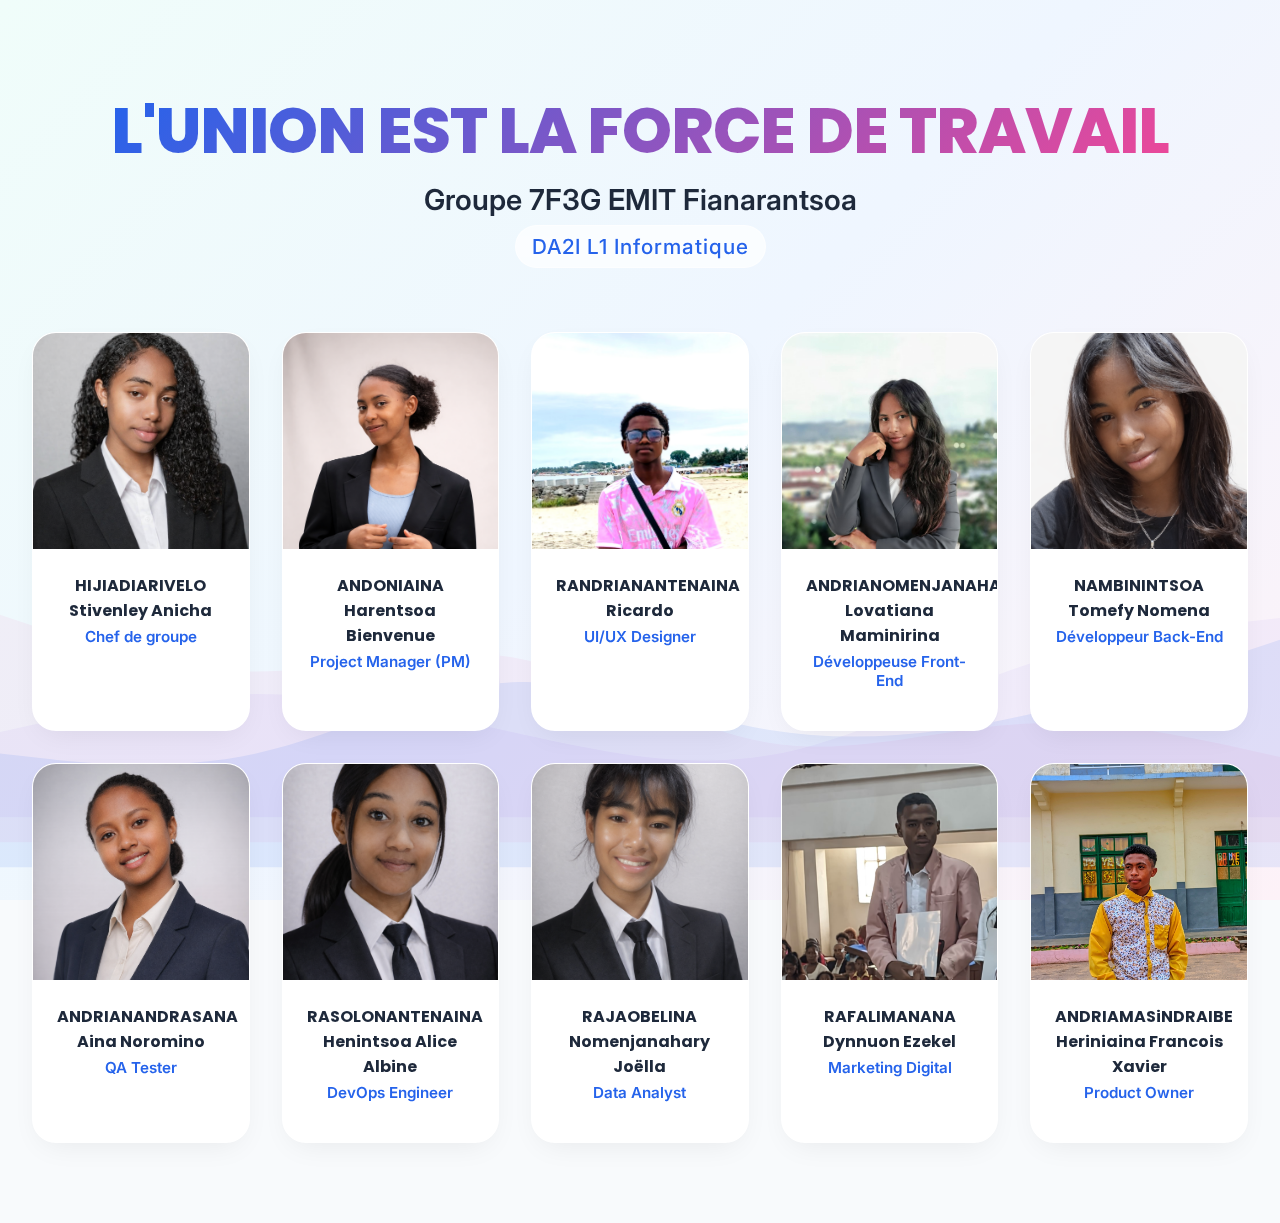
<file: index.html>
<!DOCTYPE html>
<html lang="fr">
<head>
    <meta charset="UTF-8">
    <meta name="viewport" content="width=device-width, initial-scale=1.0">
    <link rel="stylesheet" href="style.css">
    <title>L'union est la force de travail | Groupe 7F3G</title>
    <link href="https://fonts.googleapis.com/css2?family=Inter:wght@400;500;600&family=Poppins:wght@700;800&display=swap" rel="stylesheet">
 
</head>
<body>

    <div class="waves-container">
        <div class="wave blue-dark wave-top"></div>
        <div class="wave pink wave-top"></div>
        <div class="wave wave-top"></div>
        
        <div class="wave blue-dark"></div>
        <div class="wave pink"></div>
        <div class="wave"></div>
    </div>

    <header>
        <h1>L'union est la force de travail</h1>
        <div class="subtitle">Groupe 7F3G EMIT Fianarantsoa</div>
        <div class="sub-subtitle">DA2I L1 Informatique</div>
    </header>

    <main class="container">
        <div class="team-grid">
            
            <article class="card">
                <div class="card-image-wrapper">
                    <img src="Anicha/sary.png" alt="Membre 1" class="card-img">
                </div>
                <div class="card-content">
                    <h2 class="card-name">HIJIADIARIVELO Stivenley Anicha</h2>
                    <span class="card-role">Chef de groupe</span>
                    <div class="card-hidden-details">
                        <a href="Anicha/page.html" class="btn-portfolio">
                            Voir le portfolio 
                            <svg xmlns="http://www.w3.org/2000/svg" width="16" height="16" viewBox="0 0 24 24" fill="none" stroke="currentColor" stroke-width="2" stroke-linecap="round" stroke-linejoin="round" class="btn-icon"><line x1="5" y1="12" x2="19" y1="12"></line><polyline points="12 5 19 12 12 19"></polyline></svg>
                        </a>
                    </div>
                </div>
            </article>

            <article class="card">
                <div class="card-image-wrapper">
                    <img src="aina/sary.png" alt="Membre 2" class="card-img">
                </div>
                <div class="card-content">
                    <h2 class="card-name">ANDONIAINA Harentsoa Bienvenue</h2>
                    <span class="card-role">Project Manager (PM)</span>
                    <div class="card-hidden-details">
                       
                        <a href="aina/aina.html" class="btn-portfolio">
                            Voir le portfolio <svg xmlns="http://www.w3.org/2000/svg" width="16" height="16" viewBox="0 0 24 24" fill="none" stroke="currentColor" stroke-width="2" stroke-linecap="round" stroke-linejoin="round" class="btn-icon"><line x1="5" y1="12" x2="19" y1="12"></line><polyline points="12 5 19 12 12 19"></polyline></svg>
                        </a>
                    </div>
                </div>
            </article>

            <article class="card">
                <div class="card-image-wrapper">
                    <img src="ricardo/image/profil.jpg" alt="Membre 3" class="card-img">
                </div>
                <div class="card-content">
                    <h2 class="card-name">RANDRIANANTENAINA Ricardo</h2>
                    <span class="card-role">UI/UX Designer</span>
                    <div class="card-hidden-details">
                     
                        <a href="ricardo/accueil.html" class="btn-portfolio">
                            Voir le portfolio <svg xmlns="http://www.w3.org/2000/svg" width="16" height="16" viewBox="0 0 24 24" fill="none" stroke="currentColor" stroke-width="2" stroke-linecap="round" stroke-linejoin="round" class="btn-icon"><line x1="5" y1="12" x2="19" y1="12"></line><polyline points="12 5 19 12 12 19"></polyline></svg>
                        </a>
                    </div>
                </div>
            </article>

            <article class="card">
                <div class="card-image-wrapper">
                    <img src="Groupe Fly/asserts/image/Lovatiana .jpg" alt="Membre 4" class="card-img">
                </div>
                <div class="card-content">
                    <h2 class="card-name">ANDRIANOMENJANAHARY Lovatiana Maminirina</h2>
                    <span class="card-role">Développeuse Front-End</span>
                    <div class="card-hidden-details">
                      
                        <a href="Lovatiana/home.html" class="btn-portfolio">
                            Voir le portfolio <svg xmlns="http://www.w3.org/2000/svg" width="16" height="16" viewBox="0 0 24 24" fill="none" stroke="currentColor" stroke-width="2" stroke-linecap="round" stroke-linejoin="round" class="btn-icon"><line x1="5" y1="12" x2="19" y1="12"></line><polyline points="12 5 19 12 12 19"></polyline></svg>
                        </a>
                    </div>
                </div>
            </article>

             <article class="card">
                <div class="card-image-wrapper">
                    <img src="tomefy/sary.png" alt="Membre 5" class="card-img">
                </div>
                <div class="card-content">
                    <h2 class="card-name">NAMBININTSOA Tomefy Nomena</h2>
                    <span class="card-role">Développeur Back-End</span>
                    <div class="card-hidden-details">
                      
                        <a href="tomefy/projet tomefy.html" class="btn-portfolio">
                            Voir le portfolio <svg xmlns="http://www.w3.org/2000/svg" width="16" height="16" viewBox="0 0 24 24" fill="none" stroke="currentColor" stroke-width="2" stroke-linecap="round" stroke-linejoin="round" class="btn-icon"><line x1="5" y1="12" x2="19" y1="12"></line><polyline points="12 5 19 12 12 19"></polyline></svg>
                        </a>
                    </div>
                </div>
            </article>

            <article class="card">
                <div class="card-image-wrapper">
                    <img src="Groupe Fly/asserts/image/Noromino.png" class="card-img">
                </div>
                <div class="card-content">
                    <h2 class="card-name">ANDRIANANDRASANA Aina Noromino</h2>
                    <span class="card-role">QA Tester</span>
                    <div class="card-hidden-details">
                        
                        <a href="Noromino/index.html" class="btn-portfolio">Voir le portfolio <svg xmlns="http://www.w3.org/2000/svg" width="16" height="16" viewBox="0 0 24 24" fill="none" stroke="currentColor" stroke-width="2" stroke-linecap="round" stroke-linejoin="round" class="btn-icon"><line x1="5" y1="12" x2="19" y1="12"></line><polyline points="12 5 19 12 12 19"></polyline></svg></a>
                    </div>
                </div>
            </article>

            <article class="card">
                <div class="card-image-wrapper">
                    <img src="Groupe Fly/asserts/image/Albine.png" class="card-img">
                </div>
                <div class="card-content">
                    <h2 class="card-name">RASOLONANTENAINA Henintsoa Alice Albine</h2>
                    <span class="card-role">DevOps Engineer</span>
                    <div class="card-hidden-details">
                        
                        <a href="Albine/projet.html" class="btn-portfolio">Voir le portfolio <svg xmlns="http://www.w3.org/2000/svg" width="16" height="16" viewBox="0 0 24 24" fill="none" stroke="currentColor" stroke-width="2" stroke-linecap="round" stroke-linejoin="round" class="btn-icon"><line x1="5" y1="12" x2="19" y1="12"></line><polyline points="12 5 19 12 12 19"></polyline></svg></a>
                    </div>
                </div>
            </article>

            <article class="card">
                <div class="card-image-wrapper">
                    <img src="Groupe Fly/asserts/image/Joella.png" class="card-img">
                </div>
                <div class="card-content">
                    <h2 class="card-name">RAJAOBELINA Nomenjanahary Joëlla</h2>
                    <span class="card-role">Data Analyst</span>
                    <div class="card-hidden-details">
                      
                        <a href="JoellaHTML/CurriculumVitae.html" class="btn-portfolio">Voir le portfolio <svg xmlns="http://www.w3.org/2000/svg" width="16" height="16" viewBox="0 0 24 24" fill="none" stroke="currentColor" stroke-width="2" stroke-linecap="round" stroke-linejoin="round" class="btn-icon"><line x1="5" y1="12" x2="19" y1="12"></line><polyline points="12 5 19 12 12 19"></polyline></svg></a>
                    </div>
                </div>
            </article>

            <article class="card">
                <div class="card-image-wrapper">
                    <img src="Groupe Fly/asserts/image/Ezekela.png" class="card-img">
                </div>
                <div class="card-content">
                    <h2 class="card-name">RAFALIMANANA Dynnuon Ezekel</h2>
                    <span class="card-role">Marketing Digital</span>
                    <div class="card-hidden-details">
                       
                        <a href="ezekel/dynnuon.html" class="btn-portfolio">Voir le portfolio <svg xmlns="http://www.w3.org/2000/svg" width="16" height="16" viewBox="0 0 24 24" fill="none" stroke="currentColor" stroke-width="2" stroke-linecap="round" stroke-linejoin="round" class="btn-icon"><line x1="5" y1="12" x2="19" y1="12"></line><polyline points="12 5 19 12 12 19"></polyline></svg></a>
                    </div>
                </div>
            </article>

            <article class="card">
                <div class="card-image-wrapper">
                    <img src="Groupe Fly/asserts/image/Xavier.jpg" class="card-img">
                </div>
                <div class="card-content">
                    <h2 class="card-name">ANDRIAMASiNDRAIBE Heriniaina Francois Xavier</h2>
                    <span class="card-role">Product Owner</span>
                    <div class="card-hidden-details">
                       
                        <a href="xavier/projet.htm" class="btn-portfolio">Voir le portfolio <svg xmlns="http://www.w3.org/2000/svg" width="16" height="16" viewBox="0 0 24 24" fill="none" stroke="currentColor" stroke-width="2" stroke-linecap="round" stroke-linejoin="round" class="btn-icon"><line x1="5" y1="12" x2="19" y1="12"></line><polyline points="12 5 19 12 12 19"></polyline></svg></a>
                    </div>
                </div>
            </article>

        </div>
    </main>

</body>
</html>
</file>
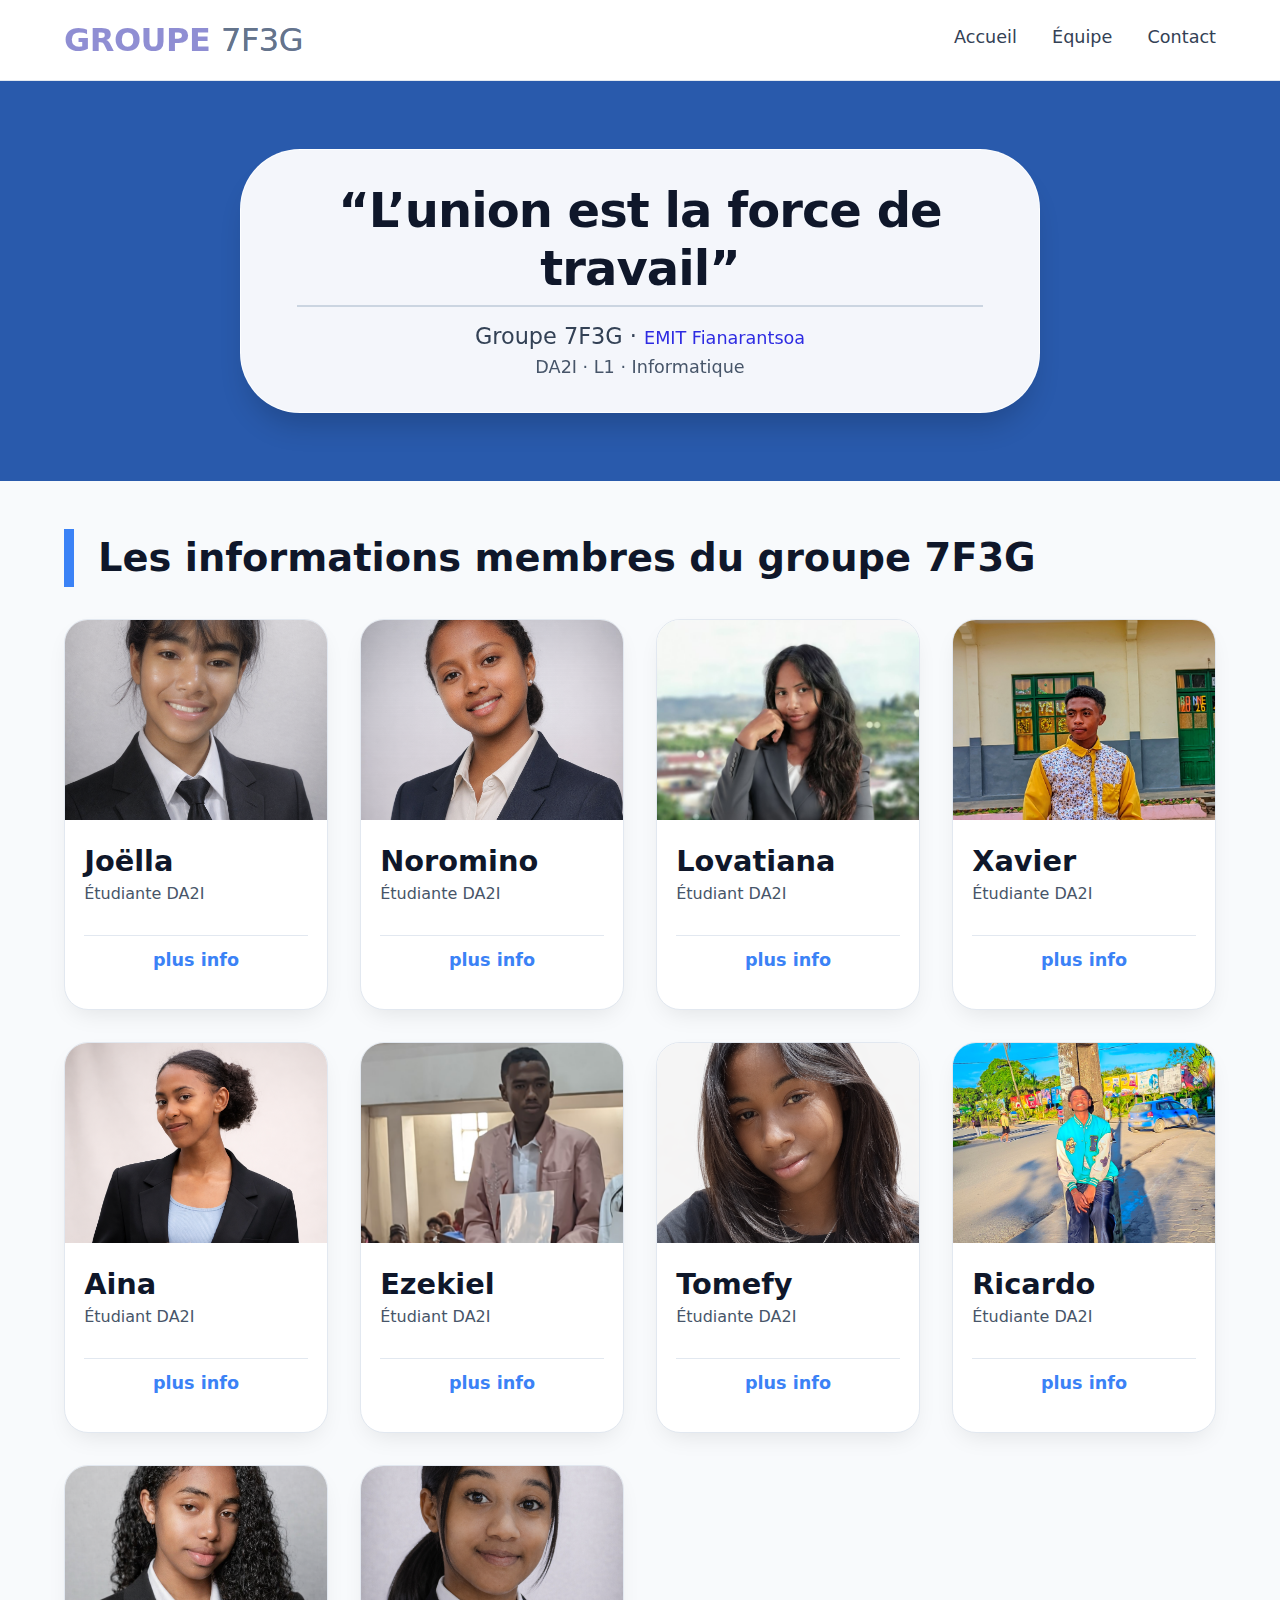
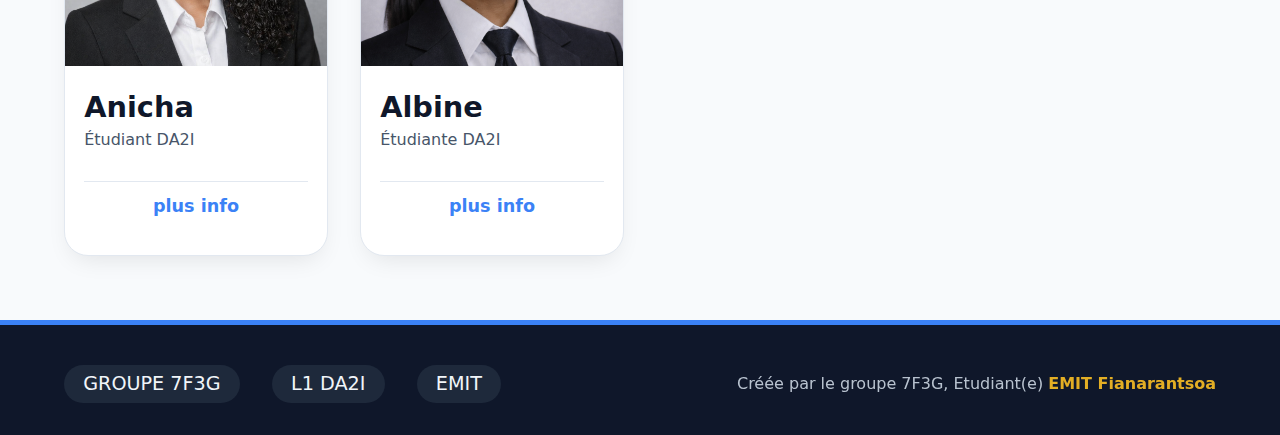
<file: Groupe Fly/index.html>
<!DOCTYPE html>
<html lang="fr">
<head>
  <meta charset="UTF-8">
  <meta name="viewport" content="width=device-width, initial-scale=1.0">
  <title>Groupe 7F3G </title>
  <link rel="stylesheet" href="asserts/css/style.css">
  
</head>
<body>

<!-- ========== NAVBAR ========== -->
<nav class="navbar">
  <div class="logo">GROUPE <span>7F3G</span></div>
  <div class="nav-links">
    <a href="#accueil">Accueil</a>
    <a href="#equipe">Équipe</a>
    <a href="#contact">Contact</a>
  </div>
</nav>

<!-- ========== SECTION HERO  SLOGAN ========== -->
<section id="accueil" class="hero-paysage">
  <div class="slogan-box">
    <h1>“L’union est la force de travail”</h1>
    <p>Groupe 7F3G · <small style="color: rgb(46, 43, 226);">EMIT Fianarantsoa</small></p>
    <small>DA2I · L1 · Informatique</small>
  </div>

</section>

<!-- ========== SECTION ÉQUIPE (10 MEMBRES) ========== -->
<section id="equipe" class="team-section">
  <h2 class="section-title"> Les informations membres du groupe 7F3G</h2>
  <div class="team-grid">
    <!-- membre 1 : Joella RAJAOBELINA -->
    <div class="membre-card">
      <div class="photo-wrapper"><img src="./asserts/image/Joella.png" alt="Joella"></div>
      <div class="info-min"><h3>Joëlla</h3><p>Étudiante DA2I</p></div>
      <a href="#modal1" style="text-decoration: none;" class="btn-plus"> plus info</a>
    </div>
    <!-- membre 2 : ANDRIANANDRASANA Aina Noromino -->
    <div class="membre-card">
      <div class="photo-wrapper"><img src="./asserts/image/Noromino.png" alt="Mino"></div>
      <div class="info-min"><h3>Noromino</h3><p>Étudiante DA2I</p></div>
      <a href="#modal2" style="text-decoration: none;" class="btn-plus">plus info</a>
    </div>
    <!-- membre 3 : ANDRIANOMENJANAHARY Lovatiana Maminirina -->
    <div class="membre-card">
      <div class="photo-wrapper"><img src="./asserts/image/Lovatiana .jpg" alt="Lovatiana"></div>
      <div class="info-min"><h3>Lovatiana</h3><p>Étudiant DA2I</p></div>
      <a href="#modal3" style="text-decoration: none;" class="btn-plus">plus info</a>
    </div>
    <!-- membre 4 : ANDRIMASINDRAIBE Heriniaina Francois Xavier-->
    <div class="membre-card">
      <div class="photo-wrapper"><img src="./asserts/image/Xavier.jpg" alt="Xavier"></div>
      <div class="info-min"><h3>Xavier</h3><p>Étudiante DA2I</p></div>
      <a href="#modal4" style="text-decoration: none;" class="btn-plus">plus info</a>
    </div>
    <!-- membre 5 : ANDONIAINA Harentsoa -->
    <div class="membre-card">
      <div class="photo-wrapper"><img src="./asserts/image/Aina.png" alt="Aina"></div>
      <div class="info-min"><h3>Aina</h3><p>Étudiant DA2I</p></div>
      <a href="#modal5" style="text-decoration: none;" class="btn-plus">plus info</a>
    </div>
    <!-- membre 6 : RAFALIARIMANANA DYNNUON EZEKIEL  -->
    <div class="membre-card">
      <div class="photo-wrapper"><img src="./asserts/image/Ezekela.png" alt="Ezekiel"></div>
      <div class="info-min"><h3>Ezekiel</h3><p>Étudiant DA2I</p></div>
      <a href="#modal6" style="text-decoration: none;" class="btn-plus">plus info</a>
    </div>
    <!-- membre 7 : NAMBININTSOA -->
    <div class="membre-card">
      <div class="photo-wrapper"><img src="./asserts/image/Tomefy.png" alt="Tomefy"></div>
      <div class="info-min"><h3>Tomefy</h3><p>Étudiante DA2I</p></div>
      <a href="#modal7" style="text-decoration: none;" class="btn-plus">plus info</a>
    </div>
    <!-- membre 8 : RANDRIANANTENAINA -->
    <div class="membre-card">
      <div class="photo-wrapper"><img src="./asserts/image/Ricardo.jpg" alt="Ricardo"></div>
      <div class="info-min"><h3>Ricardo</h3><p>Étudiante DA2I</p></div>
      <a href="#modal8" style="text-decoration: none;" class="btn-plus">plus info</a>
    </div>
    <!-- membre 9 : STIVENLEY -->
    <div class="membre-card">
      <div class="photo-wrapper"><img src="./asserts/image/Anicha.png" alt="Anicha"></div>
      <div class="info-min"><h3>Anicha</h3><p>Étudiant DA2I</p></div>
      <a href="#modal9" style="text-decoration: none;" class="btn-plus">plus info</a>
    </div>
    <!-- membre 10 : RASOLONANTENAINA -->
    <div class="membre-card">
      <div class="photo-wrapper"><img src="./asserts/image/Albine.png" alt="Albine"></div>
      <div class="info-min"><h3>Albine</h3><p>Étudiante DA2I</p></div>
      <a href="#modal10" style="text-decoration: none;" class="btn-plus">plus info</a>
    </div>
  </div>
</section>

<!-- ========== MODALES 10 fenêtres du membre de groupe fly ========== -->
<!-- MODALE 1 - RAJAOBELINA Nomenjanahary Joella -->
<div id="modal1" class="modal">
  <div class="modal-contenu">
    <div class="modal-header"><h2>RAJAOBELINA</h2><p>Membre Groupe 7F3G </p></div>
    <div class="modal-details">
      <div class="detail-row"><span class="detail-label">Nom</span><span class="detail-value">RAJAOBELINA</span></div>
      <div class="detail-row"><span class="detail-label">Prénom</span><span class="detail-value">Nomenjanahary Jo</span></div>
      <div class="detail-row"><span class="detail-label">Email</span><span class="detail-value">jjjoellarajaobelina@gmail.com</span></div>
      <div class="detail-row"><span class="detail-label">Tél</span><span class="detail-value">0346814239</span></div>
      <div class="detail-row"><span class="detail-label">Niveau</span><span class="detail-value">L1</span></div>
      <div class="detail-row"><span class="detail-label">Mention</span><span class="detail-value">Informatique</span></div>
      <div class="detail-row"><span class="detail-label">Parcours</span><span class="detail-value">DA2I</span></div>
      <div class="detail-row"><span class="detail-label">Université</span><span class="detail-value">EMIT Fianarantsoa</span></div>
    </div>
    <a href="#" class="modal-fermer">Retour</a>
  </div>
</div>

<!-- MODALE 2 ANDRIANANDRASANA Aina Noromino  -->
<div id="modal2" class="modal">
  <div class="modal-contenu">
  <div class="modal-header"><h2>ANDRIANANDRASANA Aina Noromino</h2><p>Membre Groupe 7F3G</p></div>
    <div class="modal-details">
      <div class="detail-row"><span class="detail-label">Nom</span><span class="detail-value">ANDRIANANDRASANA</span></div>
      <div class="detail-row"><span class="detail-label">Prénom</span><span class="detail-value">Aina Noromino</span></div>
      <div class="detail-row"><span class="detail-label">Email</span><span class="detail-value">norominoandrianandrasana@gmail.com</span></div>
      <div class="detail-row"><span class="detail-label">Tél</span><span class="detail-value">0340715104</span></div>
      <div class="detail-row"><span class="detail-label">Niveau</span><span class="detail-value">L1</span></div>
      <div class="detail-row"><span class="detail-label">Mention</span><span class="detail-value">Informatique</span></div>
      <div class="detail-row"><span class="detail-label">Parcours</span><span class="detail-value">DA2I</span></div>
      <div class="detail-row"><span class="detail-label">Université</span><span class="detail-value">EMIT Fianarantsoa</span></div>
    </div>
    <a href="#" class="modal-fermer">Retour</a>
  </div>
</div>

<!-- MODALE 3 ANDRIASNOMENJANAHARY-->
<div id="modal3" class="modal">
  <div class="modal-contenu">
    <div class="modal-header"><h2>ANDRIANOMENJANAHARY Lovatiana Maminirina</h2><p>Membre Groupe 7F3G </p></div>
    <div class="modal-details">
      <div class="detail-row"><span class="detail-label">Nom</span><span class="detail-value">ANDRIANOMENJANAHARY</span></div>
      <div class="detail-row"><span class="detail-label">Prénom</span><span class="detail-value">Lovatiana Maminirina</span></div>
      <div class="detail-row"><span class="detail-label">Email</span><span class="detail-value">nomenjanaharylovatiana2609@gmail.com</span></div>
      <div class="detail-row"><span class="detail-label">Tél</span><span class="detail-value">0385261019</span></div>
      <div class="detail-row"><span class="detail-label">Niveau</span><span class="detail-value">L1</span></div>
      <div class="detail-row"><span class="detail-label">Mention</span><span class="detail-value">Informatique</span></div>
      <div class="detail-row"><span class="detail-label">Parcours</span><span class="detail-value">DA2I</span></div>
      <div class="detail-row"><span class="detail-label">Université</span><span class="detail-value">EMIT Fianarantsoa</span></div>
    </div>
    <a href="#" class="modal-fermer">Retour</a>
  </div>
</div>

<!-- MODALE 4 RANDRIAMASINDRAIBE-->
<div id="modal4" class="modal">
  <div class="modal-contenu">
    <div class="modal-header"><h2>ANDRIAMASINDRAIBE </h2><p>Membre Groupe 7F3G</p></div>
    <div class="modal-details">
      <div class="detail-row"><span class="detail-label">Nom</span><span class="detail-value">ANDRIAMASINDRAIBE </span></div>
      <div class="detail-row"><span class="detail-label">Prénom</span><span class="detail-value">H.Francois Xavier</span></div>
      <div class="detail-row"><span class="detail-label">Email</span><span class="detail-value">heriniainaxavier777@gmail.com</span></div>
      <div class="detail-row"><span class="detail-label">Tél</span><span class="detail-value">0384548912</span></div>
      <div class="detail-row"><span class="detail-label">Niveau</span><span class="detail-value">L1</span></div>
      <div class="detail-row"><span class="detail-label">Mention</span><span class="detail-value">Informatique</span></div>
      <div class="detail-row"><span class="detail-label">Parcours</span><span class="detail-value">DA2I</span></div>
      <div class="detail-row"><span class="detail-label">Université</span><span class="detail-value">EMIT Fianarantsoa</span></div>
    </div>
    <a href="#" class="modal-fermer">Retour</a>
  </div>
</div>

<!-- MODALE 5 ANDONIAINA  Harentsoa-->
<div id="modal5" class="modal">
  <div class="modal-contenu">
    <div class="modal-header"><h2>ANDONIAINA</h2><p>Membre Groupe 7F3G</p></div>
    <div class="modal-details">
      <div class="detail-row"><span class="detail-label">Nom</span><span class="detail-value">ANDONIAINA</span></div>
      <div class="detail-row"><span class="detail-label">Prénom</span><span class="detail-value">Harentsoa</span></div>
      <div class="detail-row"><span class="detail-label">Email</span><span class="detail-value">harentsoaandoniaina@gmail.com</span></div>
      <div class="detail-row"><span class="detail-label">Tél</span><span class="detail-value">0342525608</span></div>
      <div class="detail-row"><span class="detail-label">Niveau</span><span class="detail-value">L1</span></div>
      <div class="detail-row"><span class="detail-label">Mention</span><span class="detail-value">Informatique</span></div>
      <div class="detail-row"><span class="detail-label">Parcours</span><span class="detail-value">DA2I</span></div>
      <div class="detail-row"><span class="detail-label">Université</span><span class="detail-value">EMIT Fianarantsoa</span></div>
    </div>
    <a href="#" class="modal-fermer">Retour</a>
  </div>
</div>

<!-- MODALE 6 RAFALIARIMANANA   -->
<div id="modal6" class="modal">
  <div class="modal-contenu">
    <div class="modal-header"><h2>RAFALIARIMANANA</h2><p>Membre Groupe 7F3G</p></div>
    <div class="modal-details">
      <div class="detail-row"><span class="detail-label">Nom</span><span class="detail-value">RAFALIARIMANANA</span></div>
      <div class="detail-row"><span class="detail-label">Prénom</span><span class="detail-value">Dynnuon Ezekiel</span></div>
      <div class="detail-row"><span class="detail-label">Email</span><span class="detail-value">rafaliarimananadynnuonezekiel@gmail.com</span></div>
      <div class="detail-row"><span class="detail-label">Tél</span><span class="detail-value">0389861557</span></div>
      <div class="detail-row"><span class="detail-label">Niveau</span><span class="detail-value">L1</span></div>
      <div class="detail-row"><span class="detail-label">Mention</span><span class="detail-value">Informatique</span></div>
      <div class="detail-row"><span class="detail-label">Parcours</span><span class="detail-value">DA2I</span></div>
      <div class="detail-row"><span class="detail-label">Université</span><span class="detail-value">EMIT Fianarantsoa</span></div>
    </div>
    <a href="#" class="modal-fermer">Retour</a>
  </div>
</div>

<!-- MODALE 7 NAMBINITSOA -->
<div id="modal7" class="modal">
  <div class="modal-contenu">
    <div class="modal-header"><h2>NAMBININTSOA</h2><p>Membre Groupe 7F3G</p></div>
    <div class="modal-details">
      <div class="detail-row"><span class="detail-label">Nom</span><span class="detail-value">NAMBINITSOA</span></div>
      <div class="detail-row"><span class="detail-label">Prénom</span><span class="detail-value">Tomefy Nomena</span></div>
      <div class="detail-row"><span class="detail-label">Email</span><span class="detail-value">nambintsoatoum@gmail.com</span></div>
      <div class="detail-row"><span class="detail-label">Tél</span><span class="detail-value">0346819917</span></div>
      <div class="detail-row"><span class="detail-label">Niveau</span><span class="detail-value">L1</span></div>
      <div class="detail-row"><span class="detail-label">Mention</span><span class="detail-value">Informatique</span></div>
      <div class="detail-row"><span class="detail-label">Parcours</span><span class="detail-value">DA2I</span></div>
      <div class="detail-row"><span class="detail-label">Université</span><span class="detail-value">EMIT Fianarantsoa</span></div>
    </div>
    <a href="#" class="modal-fermer">Retour</a>
  </div>
</div>

<!-- MODALE 8 RANDRIANANTENAINA -->
<div id="modal8" class="modal">
  <div class="modal-contenu">
    <div class="modal-header"><h2>RANDRIANANTENAINA</h2><p>Membre Groupe 7F3G </p></div>
    <div class="modal-details">
      <div class="detail-row"><span class="detail-label">Nom</span><span class="detail-value">RANDRIANANTENAINA</span></div>
      <div class="detail-row"><span class="detail-label">Prénom</span><span class="detail-value">Ricardo</span></div>
      <div class="detail-row"><span class="detail-label">Email</span><span class="detail-value">randrianantenainaricardo01@gmail.com</span></div>
      <div class="detail-row"><span class="detail-label">Tél</span><span class="detail-value">0381586439</span></div>
      <div class="detail-row"><span class="detail-label">Niveau</span><span class="detail-value">L1</span></div>
      <div class="detail-row"><span class="detail-label">Mention</span><span class="detail-value">Informatique</span></div>
      <div class="detail-row"><span class="detail-label">Parcours</span><span class="detail-value">DA2I</span></div>
      <div class="detail-row"><span class="detail-label">Université</span><span class="detail-value">EMIT Fianarantsoa</span></div>
    </div>
    <a href="#" class="modal-fermer">Retour</a>
  </div>
</div>

<!-- MODALE 9 STIVENLEY -->
<div id="modal9" class="modal">
  <div class="modal-contenu">
    <div class="modal-header"><h2>STIVENLEY Anicha</h2><p>Membre Groupe </p></div>
    <div class="modal-details">
      <div class="detail-row"><span class="detail-label">Nom</span><span class="detail-value">STIVENLEY</span></div>
      <div class="detail-row"><span class="detail-label">Prénom</span><span class="detail-value">Anicha</span></div>
      <div class="detail-row"><span class="detail-label">Email</span><span class="detail-value">anicha080808ha@gmail.com</span></div>
      <div class="detail-row"><span class="detail-label">Tél</span><span class="detail-value">0381372976</span></div>
      <div class="detail-row"><span class="detail-label">Niveau</span><span class="detail-value">L1</span></div>
      <div class="detail-row"><span class="detail-label">Mention</span><span class="detail-value">Informatique</span></div>
      <div class="detail-row"><span class="detail-label">Parcours</span><span class="detail-value">DA2I</span></div>
      <div class="detail-row"><span class="detail-label">Université</span><span class="detail-value">EMIT Fianarantsoa</span></div>
    </div>
    <a href="#" class="modal-fermer">Retour</a>
  </div>
</div>

<!-- MODALE 10 RASOLONANTENAINA -->
<div id="modal10" class="modal">
  <div class="modal-contenu">
    <div class="modal-header"><h2>RASOLONANTENAINA</h2><p>Membre Groupe </p></div>
    <div class="modal-details">
      <div class="detail-row"><span class="detail-label">Nom</span><span class="detail-value">RASOLONANTENAINA</span></div>
      <div class="detail-row"><span class="detail-label">Prénom</span><span class="detail-value">Henintsoa A.Albine</span></div>
      <div class="detail-row"><span class="detail-label">Email</span><span class="detail-value">rasolonantenainaalbine@gmail.com</span></div>
      <div class="detail-row"><span class="detail-label">Tél</span><span class="detail-value">0382783829</span></div>
      <div class="detail-row"><span class="detail-label">Niveau</span><span class="detail-value">L1</span></div>
      <div class="detail-row"><span class="detail-label">Mention</span><span class="detail-value">Informatique</span></div>
      <div class="detail-row"><span class="detail-label">Parcours</span><span class="detail-value">DA2I</span></div>
      <div class="detail-row"><span class="detail-label">Université</span><span class="detail-value">EMIT Fianarantsoa</span></div>
    </div>
    <a href="#" class="modal-fermer">Retour</a>
  </div>
</div>

<!-- ========== FOOTER ========== -->
<footer class="footer" id="contact">
  <div class="footer-content">
    <div class="footer-links">
      <span>GROUPE 7F3G</span>
      <span>L1 DA2I</span>
      <span>EMIT</span>
    </div>
    <div class="footer-copy">
      <p> Créée par le groupe 7F3G, Etudiant(e) <strong> EMIT Fianarantsoa</strong> </p>
    </div>
  </div>
</footer>
</body>
</html>
</file>
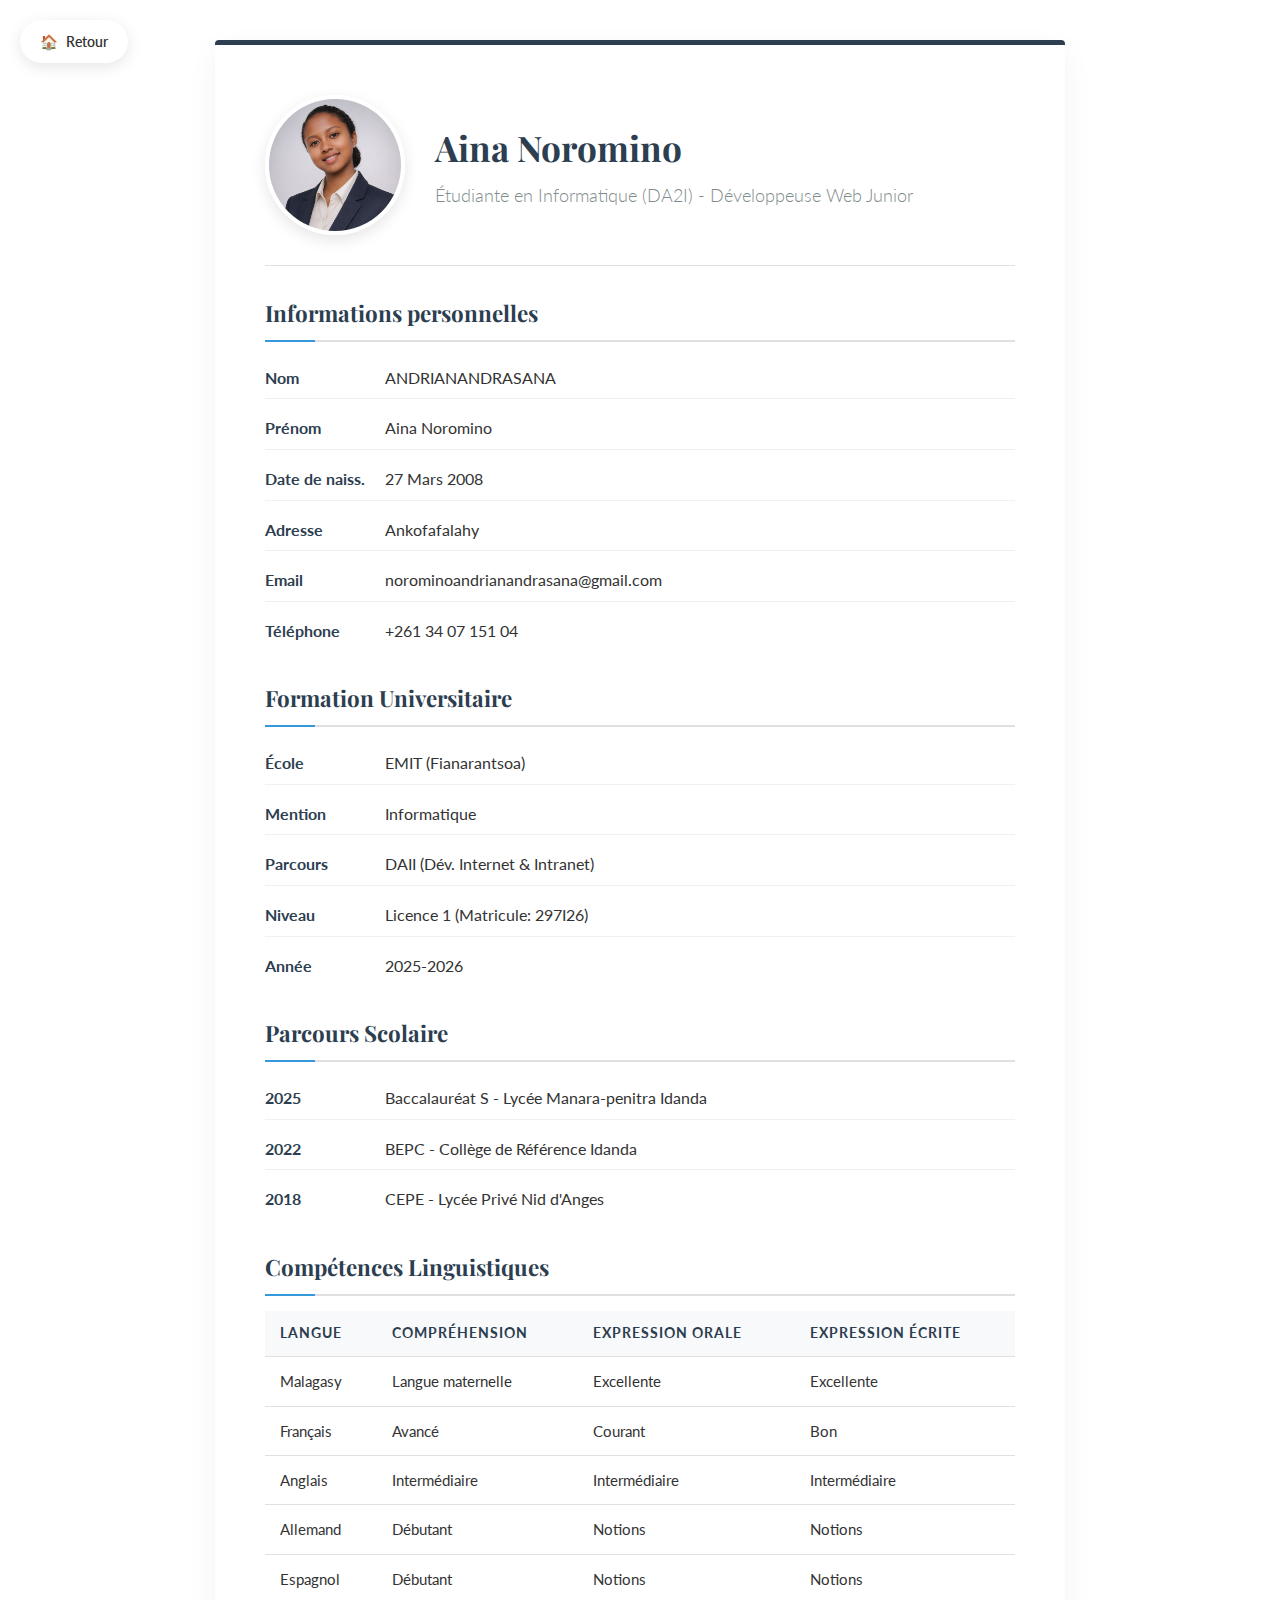
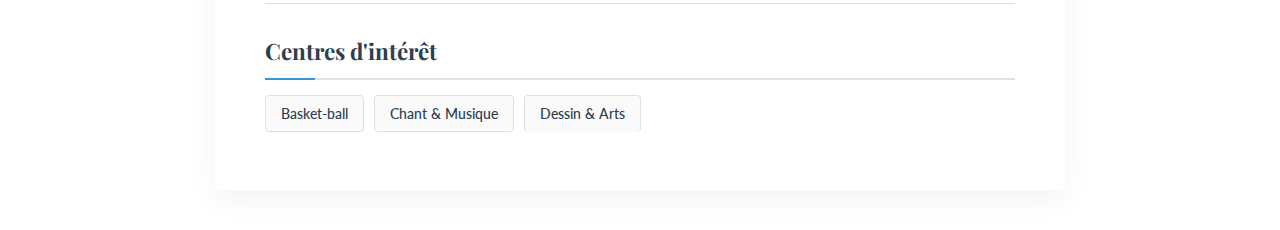
<file: Noromino/index.html>
<!DOCTYPE html>
<html lang="fr">
<head>
    <meta charset="UTF-8">
    <meta name="viewport" content="width=device-width, initial-scale=1.0">
    <title>Portfolio - Aina Noromino</title>
    <link rel="stylesheet" href="style.css">
    <link href="https://fonts.googleapis.com/css2?family=Lato:wght@300;400;700&family=Playfair+Display:wght@700&display=swap" rel="stylesheet">
    
</head>
<body>
     <a href="../index.html" class="btn-back">
        <span class="icon">🏠</span> Retour
    </a>

    <div class="container">
        
        <div class="profile-header">
            <img src="photo.png" alt="Photo de profil" class="profile-img">
            <div class="header-text">
                <h2>Aina Noromino</h2>
                <p class="subtitle">Étudiante en Informatique (DA2I) - Développeuse Web Junior</p>
            </div>
        </div>

        <h4>Informations personnelles</h4>
        <ul>
            <li><span class="info-label">Nom</span> ANDRIANANDRASANA</li>
            <li><span class="info-label">Prénom</span> Aina Noromino</li>
            <li><span class="info-label">Date de naiss.</span> 27 Mars 2008</li>
            <li><span class="info-label">Adresse</span> Ankofafalahy</li>
            <li><span class="info-label">Email</span> norominoandrianandrasana@gmail.com</li>
            <li><span class="info-label">Téléphone</span> +261 34 07 151 04</li>
        </ul>

        <h4>Formation Universitaire</h4>
        <ul>
            <li><span class="info-label">École</span> EMIT (Fianarantsoa)</li>
            <li><span class="info-label">Mention</span> Informatique</li>
            <li><span class="info-label">Parcours</span> DAII (Dév. Internet & Intranet)</li>
            <li><span class="info-label">Niveau</span> Licence 1 (Matricule: 297I26)</li>
            <li><span class="info-label">Année</span> 2025-2026</li>
        </ul>

        <h4>Parcours Scolaire</h4>
        <ul>
            <li><span class="info-label">2025</span> Baccalauréat S - Lycée Manara-penitra Idanda</li>
            <li><span class="info-label">2022</span> BEPC - Collège de Référence Idanda</li>
            <li><span class="info-label">2018</span> CEPE - Lycée Privé Nid d'Anges</li>
        </ul>

        <h4>Compétences Linguistiques</h4>
        <table>
            <thead>
                <tr>
                    <th>Langue</th>
                    <th>Compréhension</th>
                    <th>Expression Orale</th>
                    <th>Expression Écrite</th>
                </tr>
            </thead>
            <tbody>
                <tr>
                    <td>Malagasy</td>
                    <td>Langue maternelle</td>
                    <td>Excellente</td>
                    <td>Excellente</td>
                </tr>
                <tr>
                    <td>Français</td>
                    <td>Avancé</td>
                    <td>Courant</td>
                    <td>Bon</td>
                </tr>
                <tr>
                    <td>Anglais</td>
                    <td>Intermédiaire</td>
                    <td>Intermédiaire</td>
                    <td>Intermédiaire</td>
                </tr>
                <tr>
                    <td>Allemand</td>
                    <td>Débutant</td>
                    <td>Notions</td>
                    <td>Notions</td>
                </tr><tr>
                    <td>Espagnol</td>
                    <td>Débutant</td>
                    <td>Notions</td>
                    <td>Notions</td>
                </tr>
            </tbody>
        </table>

        <h4>Centres d'intérêt</h4>
        <ul class="hobbies-list">
            <li>Basket-ball</li>
            <li>Chant & Musique</li>
            <li>Dessin & Arts</li>
        </ul>

    </div>

</body>
</html>
</file>
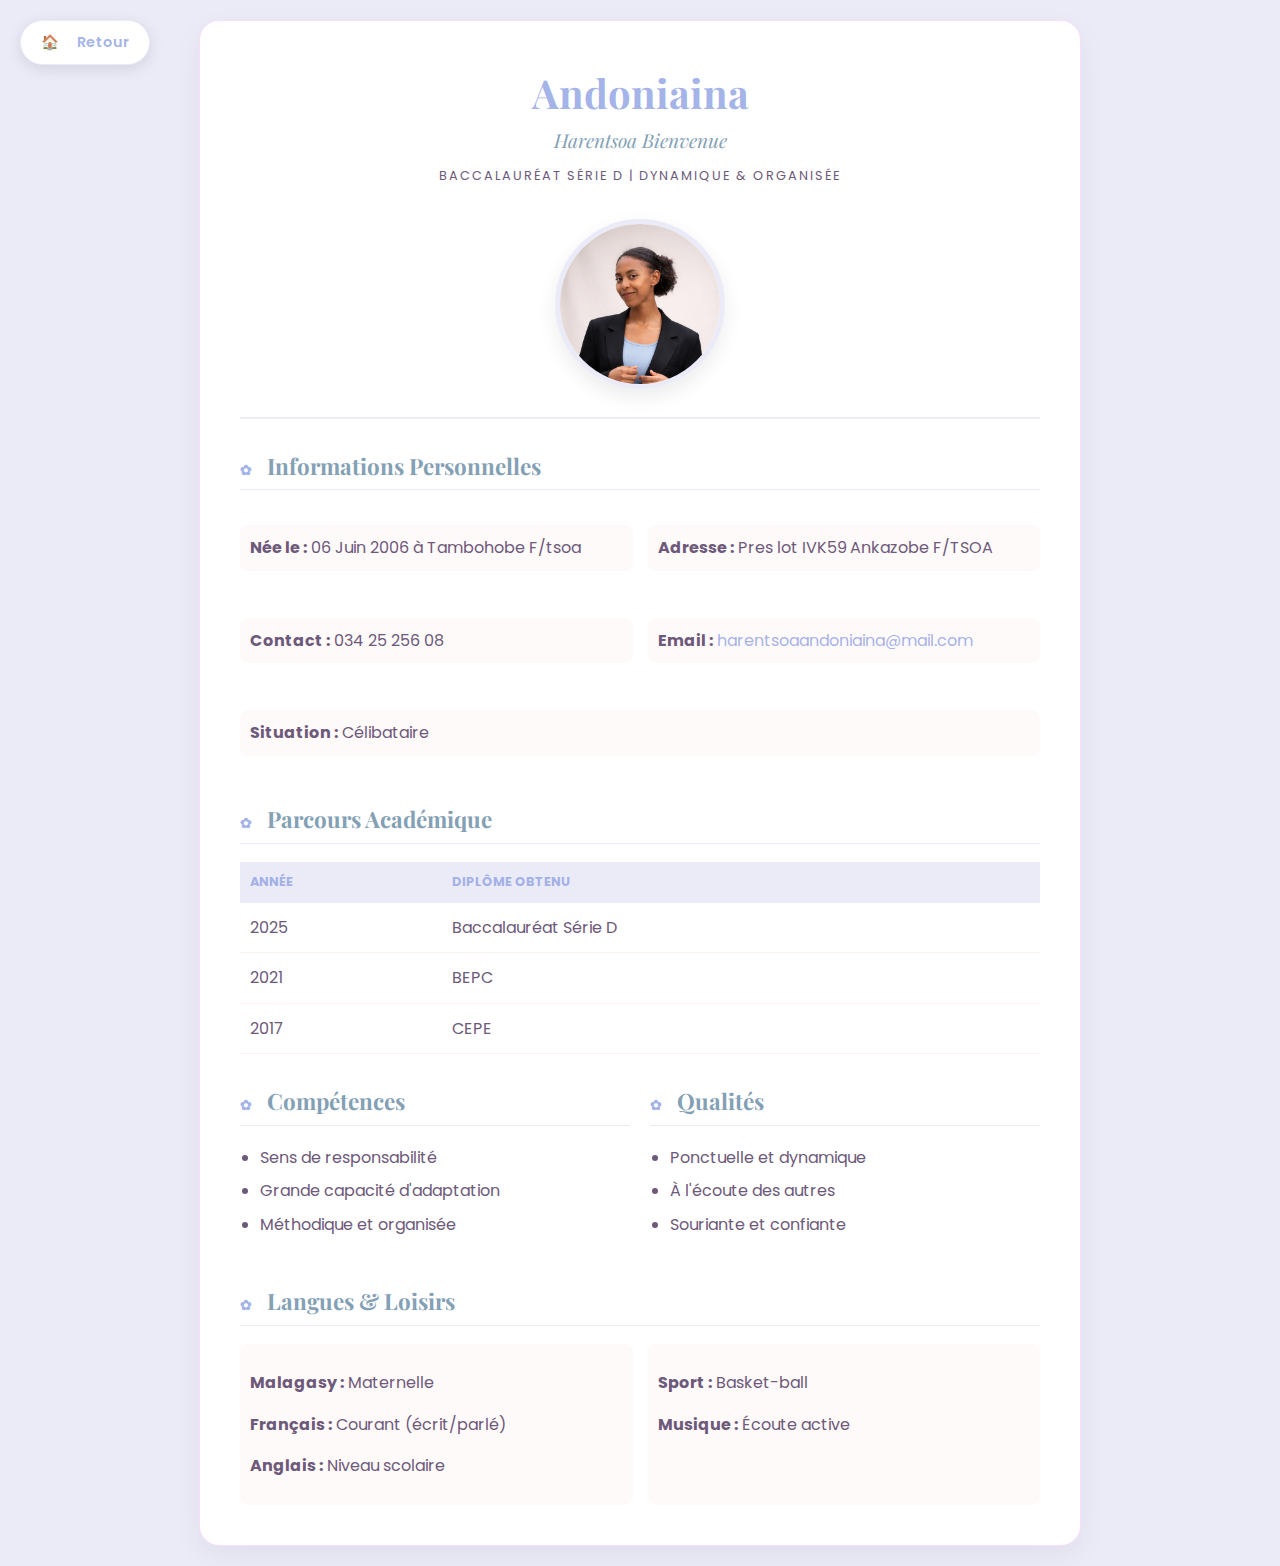
<file: ain/aina.html>
<!DOCTYPE html>
<html lang="fr">
<head>
    <meta charset="UTF-8">
    <meta name="viewport" content="width=device-width, initial-scale=1.0">
    <title>Portfolio - Andoniaina Harentsoa</title>
    <link rel="stylesheet" href="style.css">
    <link href="https://fonts.googleapis.com/css2?family=Playfair+Display:ital,wght@0,700;1,400&family=Poppins:wght@300;400;600&display=swap" rel="stylesheet">
</head>
<body>
    <a href="../index.html" class="btn-back">
        <span class="icon">🏠</span> Retour
    </a>

    <div class="container">
        <header>
            <h1>Andoniaina <span>Harentsoa Bienvenue</span></h1>
            <p class="subtitle">Baccalauréat Série D | Dynamique & Organisée</p>
            <img src="sary.png" alt="" class="profile-pic">
        </header>

        <main>
            <section class="info-section">
                <h2><span class="icon">✿</span> Informations Personnelles</h2>
                <div class="info-grid">
                    <p><strong>Née le :</strong> 06 Juin 2006 à Tambohobe F/tsoa</p>
                    <p><strong>Adresse :</strong> Pres lot IVK59 Ankazobe F/TSOA</p>
                    <p><strong>Contact :</strong> 034 25 256 08</p>
                    <p><strong>Email :</strong> <a href="mailto:harentsoaandoniaina@mail.com">harentsoaandoniaina@mail.com</a></p>
                    <p><strong>Situation :</strong> Célibataire</p>
                </div>
            </section>

            <section>
                <h2><span class="icon">✿</span> Parcours Académique</h2>
                <table>
                    <thead>
                        <tr>
                            <th>Année</th>
                            <th>Diplôme Obtenu</th>
                        </tr>
                    </thead>
                    <tbody>
                        <tr>
                            <td>2025</td>
                            <td>Baccalauréat Série D</td>
                        </tr>
                        <tr>
                            <td>2021</td>
                            <td>BEPC</td>
                        </tr>
                        <tr>
                            <td>2017</td>
                            <td>CEPE</td>
                        </tr>
                    </tbody>
                </table>
            </section>

            <div class="two-columns">
                <section>
                    <h2><span class="icon">✿</span> Compétences</h2>
                    <ul>
                        <li>Sens de responsabilité</li>
                        <li>Grande capacité d'adaptation</li>
                        <li>Méthodique et organisée</li>
                    </ul>
                </section>

                <section>
                    <h2><span class="icon">✿</span> Qualités</h2>
                    <ul>
                        <li>Ponctuelle et dynamique</li>
                        <li>À l'écoute des autres</li>
                        <li>Souriante et confiante</li>
                    </ul>
                </section>
            </div>

            <section>
                <h2><span class="icon">✿</span> Langues & Loisirs</h2>
                <div class="footer-flex">
                    <div class="languages">
                        <p><strong>Malagasy :</strong> Maternelle</p>
                        <p><strong>Français :</strong> Courant (écrit/parlé)</p>
                        <p><strong>Anglais :</strong> Niveau scolaire</p>
                    </div>
                    <div class="hobbies">
                        <p><strong>Sport :</strong> Basket-ball</p>
                        <p><strong>Musique :</strong> Écoute active</p>
                    </div>
                </div>
            </section>
        </main>
    </div>

</body>
</html>
</file>
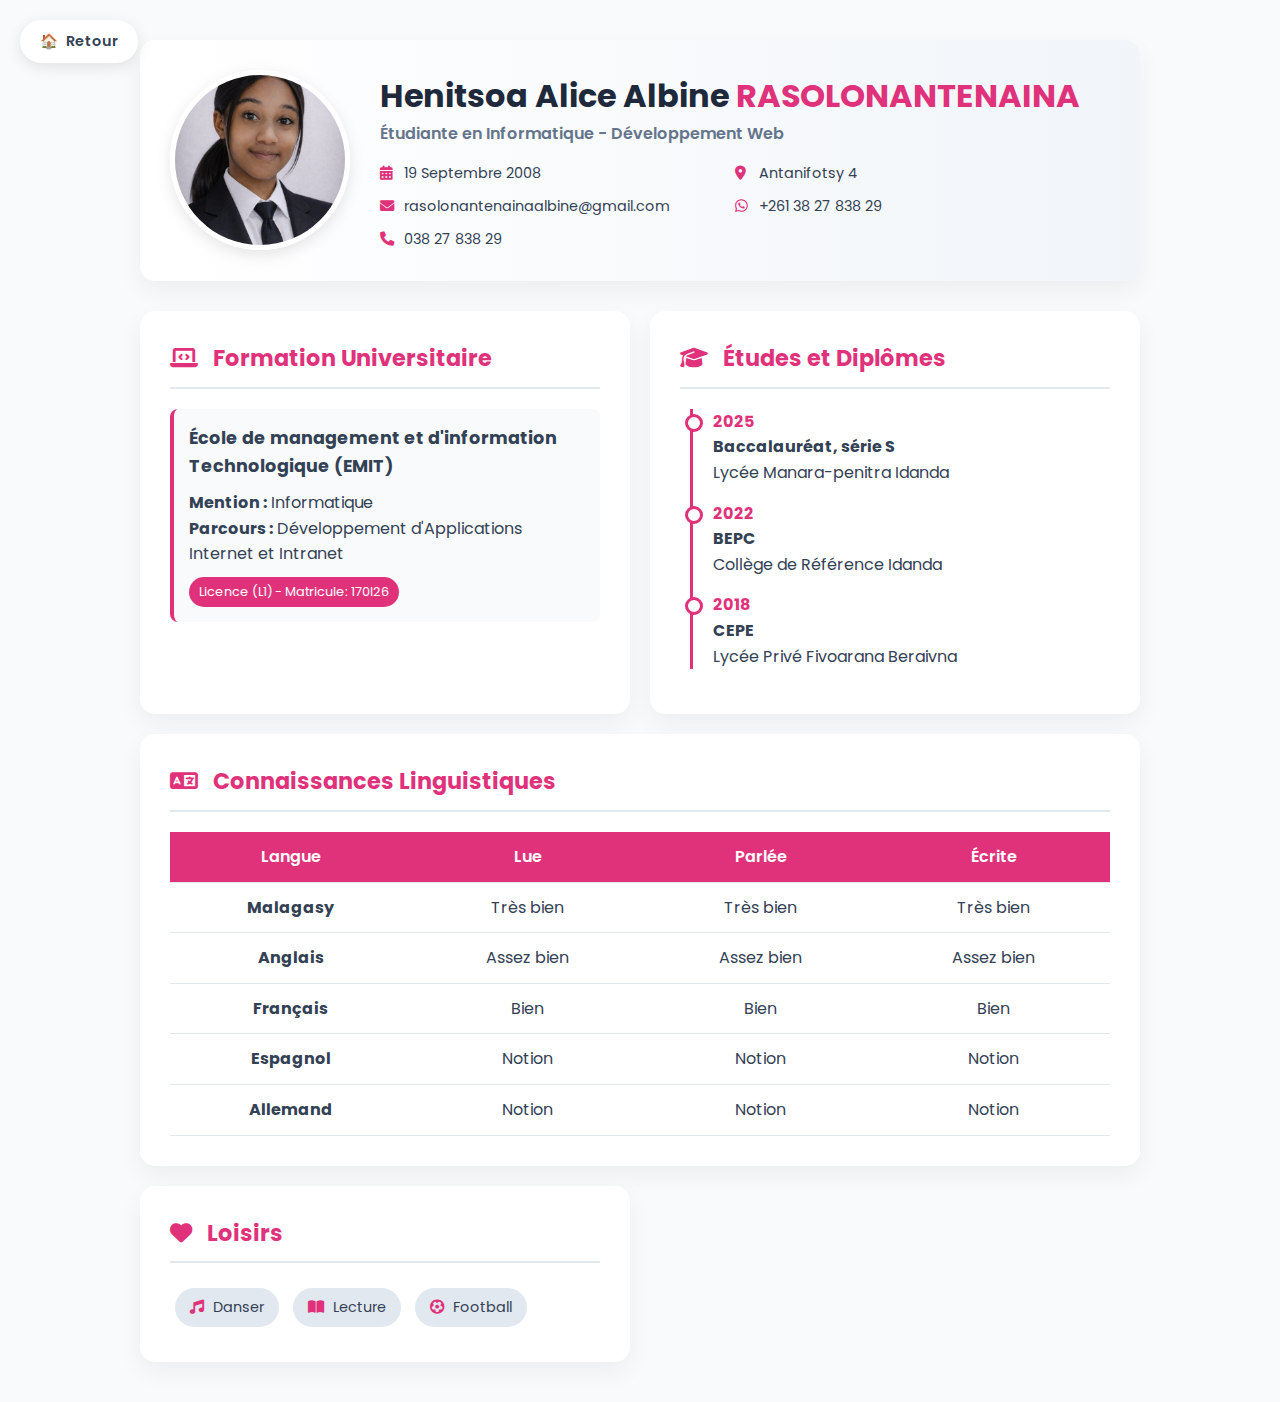
<file: Albine/projet.html>
<!DOCTYPE html>
<html lang="fr">
<head>
    <meta charset="UTF-8">
    <meta name="viewport" content="width=device-width, initial-scale=1.0">
    <title>Portfolio | Henitsoa Alice Albine</title>
    <link href="https://fonts.googleapis.com/css2?family=Poppins:wght@300;400;600&display=swap" rel="stylesheet">
    <link rel="stylesheet" href="https://cdnjs.cloudflare.com/ajax/libs/font-awesome/6.4.0/css/all.min.css">
    <link rel="stylesheet" href="css/style.css">
</head>
<body>
 <a href="../index.html" class="btn-back">
        <span class="icon">🏠</span> Retour
    </a>
    <div class="container">
        <header class="card profile-header">
            <img src="sary/profil.png" alt="Photo de profil" class="profile-img">
            <div class="profile-info">
                <h1>Henitsoa Alice Albine <span>RASOLONANTENAINA</span></h1>
                <p class="subtitle">Étudiante en Informatique - Développement Web</p>
                <ul class="contact-list">
                    <li><i class="fas fa-calendar-alt"></i> 19 Septembre 2008</li>
                    <li><i class="fas fa-map-marker-alt"></i> Antanifotsy 4</li>
                    <li><i class="fas fa-envelope"></i> rasolonantenainaalbine@gmail.com</li>
                    <li><i class="fab fa-whatsapp"></i> +261 38 27 838 29</li>
                    <li><i class="fas fa-phone"></i> 038 27 838 29</li>
                </ul>
            </div>
        </header>

        <div class="grid-layout">
            
            <section class="card">
                <h2><i class="fas fa-laptop-code"></i> Formation Universitaire</h2>
                <div class="formation-box">
                    <h3>École de management et d'information Technologique (EMIT)</h3>
                    <p><strong>Mention :</strong> Informatique</p>
                    <p><strong>Parcours :</strong> Développement d'Applications Internet et Intranet</p>
                    <span class="badge">Licence (L1) - Matricule: 170I26</span>
                </div>
            </section>

            <section class="card">
                <h2><i class="fas fa-graduation-cap"></i> Études et Diplômes</h2>
                <ul class="timeline">
                    <li>
                        <span class="date">2025</span>
                        <p><strong>Baccalauréat, série S</strong><br>Lycée Manara-penitra Idanda</p>
                    </li>
                    <li>
                        <span class="date">2022</span>
                        <p><strong>BEPC</strong><br>Collège de Référence Idanda</p>
                    </li>
                    <li>
                        <span class="date">2018</span>
                        <p><strong>CEPE</strong><br>Lycée Privé Fivoarana Beraivna</p>
                    </li>
                </ul>
            </section>

            <section class="card full-width">
                <h2><i class="fas fa-language"></i> Connaissances Linguistiques</h2>
                <div class="table-container">
                    <table>
                        <thead>
                            <tr>
                                <th>Langue</th>
                                <th>Lue</th>
                                <th>Parlée</th>
                                <th>Écrite</th>
                            </tr>
                        </thead>
                        <tbody>
                            <tr>
                                <td><strong>Malagasy</strong></td>
                                <td>Très bien</td>
                                <td>Très bien</td>
                                <td>Très bien</td>
                            </tr>
                            <tr>
                                <td><strong>Anglais</strong></td>
                                <td>Assez bien</td>
                                <td>Assez bien</td>
                                <td>Assez bien</td>
                            </tr>
                            <tr>
                                <td><strong>Français</strong></td>
                                <td>Bien</td>
                                <td>Bien</td>
                                <td>Bien</td>
                            </tr>
                            <tr>
                                <td><strong>Espagnol</strong></td>
                                <td>Notion</td>
                                <td>Notion</td>
                                <td>Notion</td>
                            </tr>
                            <tr>
                                <td><strong>Allemand</strong></td>
                                <td>Notion</td>
                                <td>Notion</td>
                                <td>Notion</td>
                            </tr>
                        </tbody>
                    </table>
                </div>
            </section>

            <section class="card">
                <h2><i class="fas fa-heart"></i> Loisirs</h2>
                <ul class="hobbies">
                    <li><i class="fas fa-music"></i> Danser</li>
                    <li><i class="fas fa-book-open"></i> Lecture</li>
                    <li><i class="fas fa-futbol"></i> Football</li>
                </ul>
            </section>

        </div>
    </div>

</body>
</html>
</file>
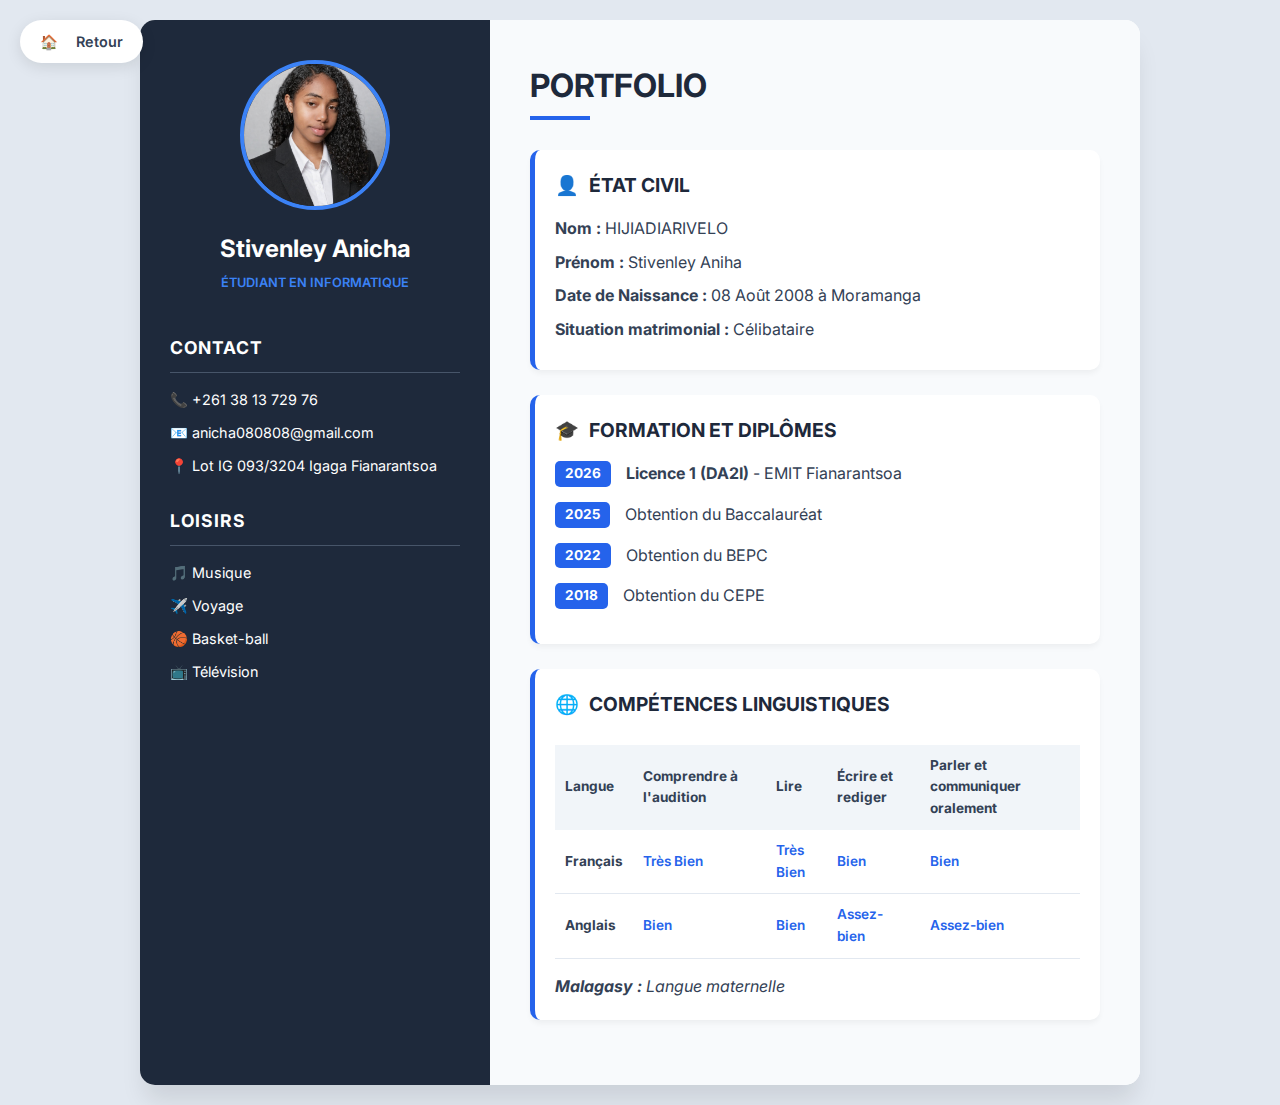
<file: Anicha/page.html>
<!DOCTYPE html>
<html lang="fr">
<head>
    <meta charset="UTF-8">
    <meta name="viewport" content="width=device-width, initial-scale=1.0">
    <title>CV | Stivenley Aniha</title>
    <link rel="stylesheet" href="page.css">
    <link href="https://fonts.googleapis.com/css2?family=Inter:wght@300;400;600;700&display=swap" rel="stylesheet">
</head>
<body>
 <a href="../index.html" class="btn-back">
        <span class="icon">🏠</span> Retour
    </a>
    <div class="cv-container">
        <aside class="sidebar">
            <div class="profile-section">
                <div class="img-container">
                    <img src="sary.png" alt="Photo de Stivenley Aniha"> 
                </div>
                <h1>Stivenley Anicha</h1>
                <p class="title-sub">Étudiant en Informatique</p>
            </div>

            <div class="info-section">
                <h3>CONTACT</h3>
                <p><strong>📞</strong> +261 38 13 729 76</p>
                <p><strong>📧</strong> anicha080808@gmail.com</p>
                <p><strong>📍</strong> Lot IG 093/3204 Igaga Fianarantsoa</p>
            </div>

            <div class="info-section">
                <h3>LOISIRS</h3>
                <ul>
                    <li>🎵 Musique</li>
                    <li>✈️ Voyage</li>
                    <li>🏀 Basket-ball</li>
                    <li>📺 Télévision</li>
                </ul>
            </div>
        </aside>

        <main class="main-content">
            <section class="intro-header">
                <h2>PORTFOLIO</h2>
                <div class="underline"></div>
            </section>

            <section class="card animate-up">
                <h3><span class="icon">👤</span> ÉTAT CIVIL</h3>
                <div class="grid-info">
                    <p><strong>Nom :</strong> HIJIADIARIVELO</p>
                    <p><strong>Prénom :</strong> Stivenley Aniha</p>
                    <p><strong>Date de Naissance :</strong> 08 Août 2008 à Moramanga</p>
                    <p><strong>Situation matrimonial :</strong> Célibataire</p>
                </div>
            </section>

            <section class="card animate-up" style="animation-delay: 0.2s;">
                <h3><span class="icon">🎓</span> FORMATION ET DIPLÔMES</h3>
                <div class="timeline">
                    <div class="timeline-item">
                        <span class="year">2026</span>
                        <p><strong>Licence 1 (DA2I)</strong> - EMIT Fianarantsoa</p>
                    </div>
                    <div class="timeline-item">
                        <span class="year">2025</span>
                        <p>Obtention du Baccalauréat</p>
                    </div>
                    <div class="timeline-item">
                        <span class="year">2022</span>
                        <p>Obtention du BEPC</p>
                    </div>
                    <div class="timeline-item">
                        <span class="year">2018</span>
                        <p>Obtention du CEPE</p>
                    </div>
                </div>
            </section>

            <section class="card animate-up" style="animation-delay: 0.4s;">
                <h3><span class="icon">🌐</span> COMPÉTENCES LINGUISTIQUES</h3>
                <div class="table-container">
                    <table>
                        <thead>
                            <tr>
                                <th>Langue</th>
                                <th>Comprendre à l'audition</th>
                                <th>Lire</th>
                                <th>Écrire et rediger</th>
                                <th>Parler et communiquer oralement</th>
                            </tr>
                        </thead>
                        <tbody>
                            <tr>
                                <td><strong>Français</strong></td>
                                <td class="level">Très Bien</td>
                                <td class="level">Très Bien</td>
                                <td class="level">Bien</td>
                                <td class="level">Bien</td>
                            </tr>
                            <tr>
                                <td><strong>Anglais</strong></td>
                                <td class="level">Bien</td>
                                <td class="level">Bien</td>
                                <td class="level">Assez-bien</td>
                                <td class="level">Assez-bien</td>
                            </tr>
                        </tbody>
                    </table>
                </div>
                <p class="lang-extra"><strong>Malagasy :</strong> Langue maternelle</p>
            </section>
        </main>
    </div>

</body>
</html>
</file>
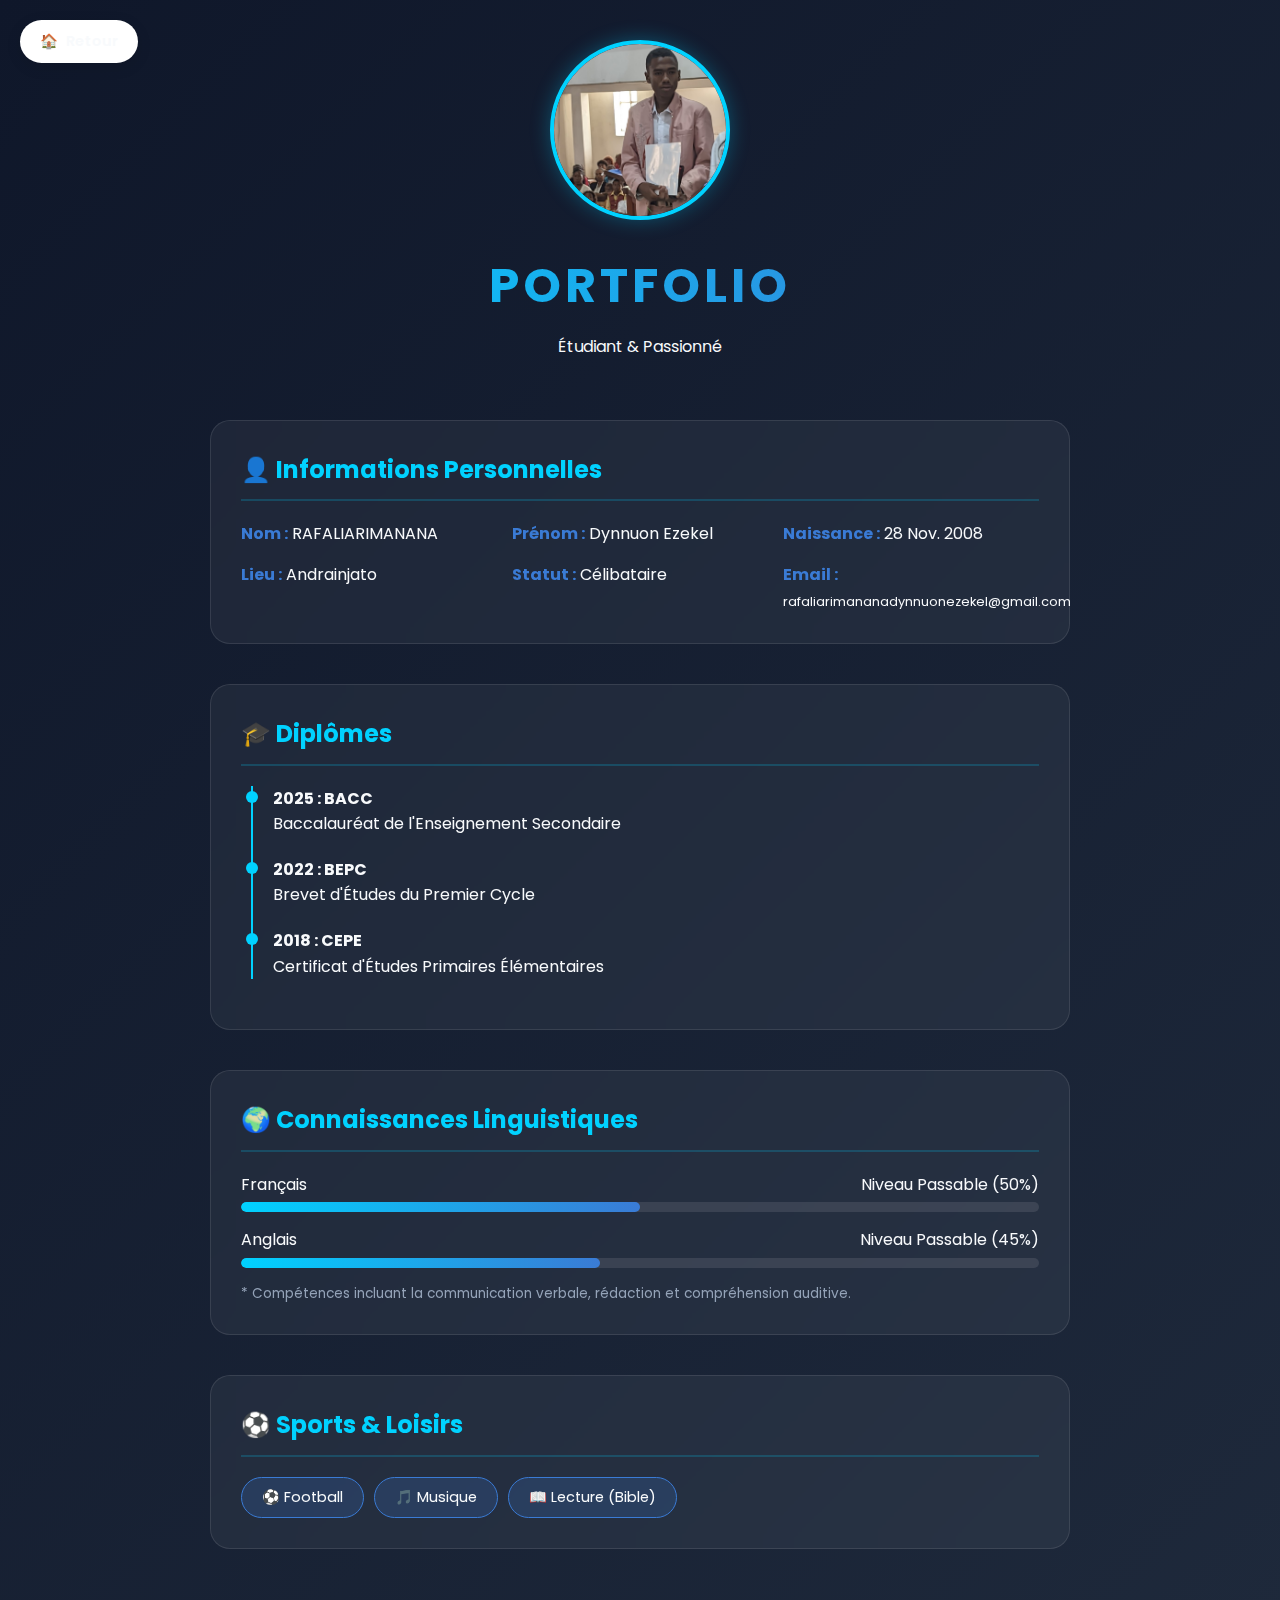
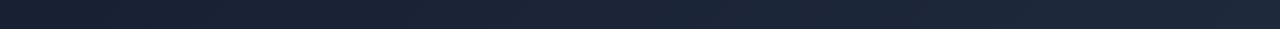
<file: ezekel/dynnuon.html>
<!DOCTYPE html>
<html lang="fr">
<head>
    <meta charset="UTF-8">
    <meta name="viewport" content="width=device-width, initial-scale=1.0">
    <link rel="stylesheet" href="style.css">
    <title>Portfolio | Dynnuon Ezekel</title>
    <link href="https://fonts.googleapis.com/css2?family=Poppins:wght@300;400;600;700&display=swap" rel="stylesheet">
    
</head>
<body>
     <a href="../index.html" class="btn-back">
        <span class="icon">🏠</span> Retour
    </a>

    <div class="container">
        
        <header class="reveal">
            <img src="Ezekel.jpg" alt="Dynnuon Ezekel" class="profile-img">
            <h1>Portfolio</h1>
            <p>Étudiant & Passionné</p>
        </header>

        <section class="reveal">
            <h2>👤 Informations Personnelles</h2>
            <div class="info-grid">
                <div class="info-item"><b>Nom :</b> RAFALIARIMANANA</div>
                <div class="info-item"><b>Prénom :</b> Dynnuon Ezekel</div>
                <div class="info-item"><b>Naissance :</b> 28 Nov. 2008</div>
                <div class="info-item"><b>Lieu :</b> Andrainjato</div>
                <div class="info-item"><b>Statut :</b> Célibataire</div>
                <div class="info-item"><b>Email :</b> <span style="font-size: 0.8rem;">rafaliarimananadynnuonezekel@gmail.com</span></div>
            </div>
        </section>

        <section class="reveal">
            <h2>🎓 Diplômes</h2>
            <div class="timeline">
                <div class="timeline-item">
                    <strong>2025 : BACC</strong>
                    <p>Baccalauréat de l'Enseignement Secondaire</p>
                </div>
                <div class="timeline-item">
                    <strong>2022 : BEPC</strong>
                    <p>Brevet d'Études du Premier Cycle</p>
                </div>
                <div class="timeline-item">
                    <strong>2018 : CEPE</strong>
                    <p>Certificat d'Études Primaires Élémentaires</p>
                </div>
            </div>
        </section>

        <section class="reveal">
            <h2>🌍 Connaissances Linguistiques</h2>
            
            <div class="skill-bar">
                <div class="skill-name"><span>Français</span> <span>Niveau Passable (50%)</span></div>
                <div class="progress-bg"><div class="progress-fill" style="width: 50%;"></div></div>
            </div>

            <div class="skill-bar">
                <div class="skill-name"><span>Anglais</span> <span>Niveau Passable (45%)</span></div>
                <div class="progress-bg"><div class="progress-fill" style="width: 45%;"></div></div>
            </div>
            
            <p style="margin-top:15px; font-size: 0.85rem; color: #94a3b8;">
                * Compétences incluant la communication verbale, rédaction et compréhension auditive.
            </p>
        </section>

        <section class="reveal">
            <h2>⚽ Sports & Loisirs</h2>
            <div class="hobbies-list">
                <span class="hobby-tag">⚽ Football</span>
                <span class="hobby-tag">🎵 Musique</span>
                <span class="hobby-tag">📖 Lecture (Bible)</span>
            </div>
        </section>

    </div>

    <script>
        // Petite animation pour remplir les barres de progression au chargement
        window.addEventListener('load', () => {
            const fills = document.querySelectorAll('.progress-fill');
            fills.forEach(fill => {
                const width = fill.style.width;
                fill.style.width = '0';
                setTimeout(() => {
                    fill.style.width = width;
                }, 200);
            });
        });
    </script>
</body>
</html>
</file>
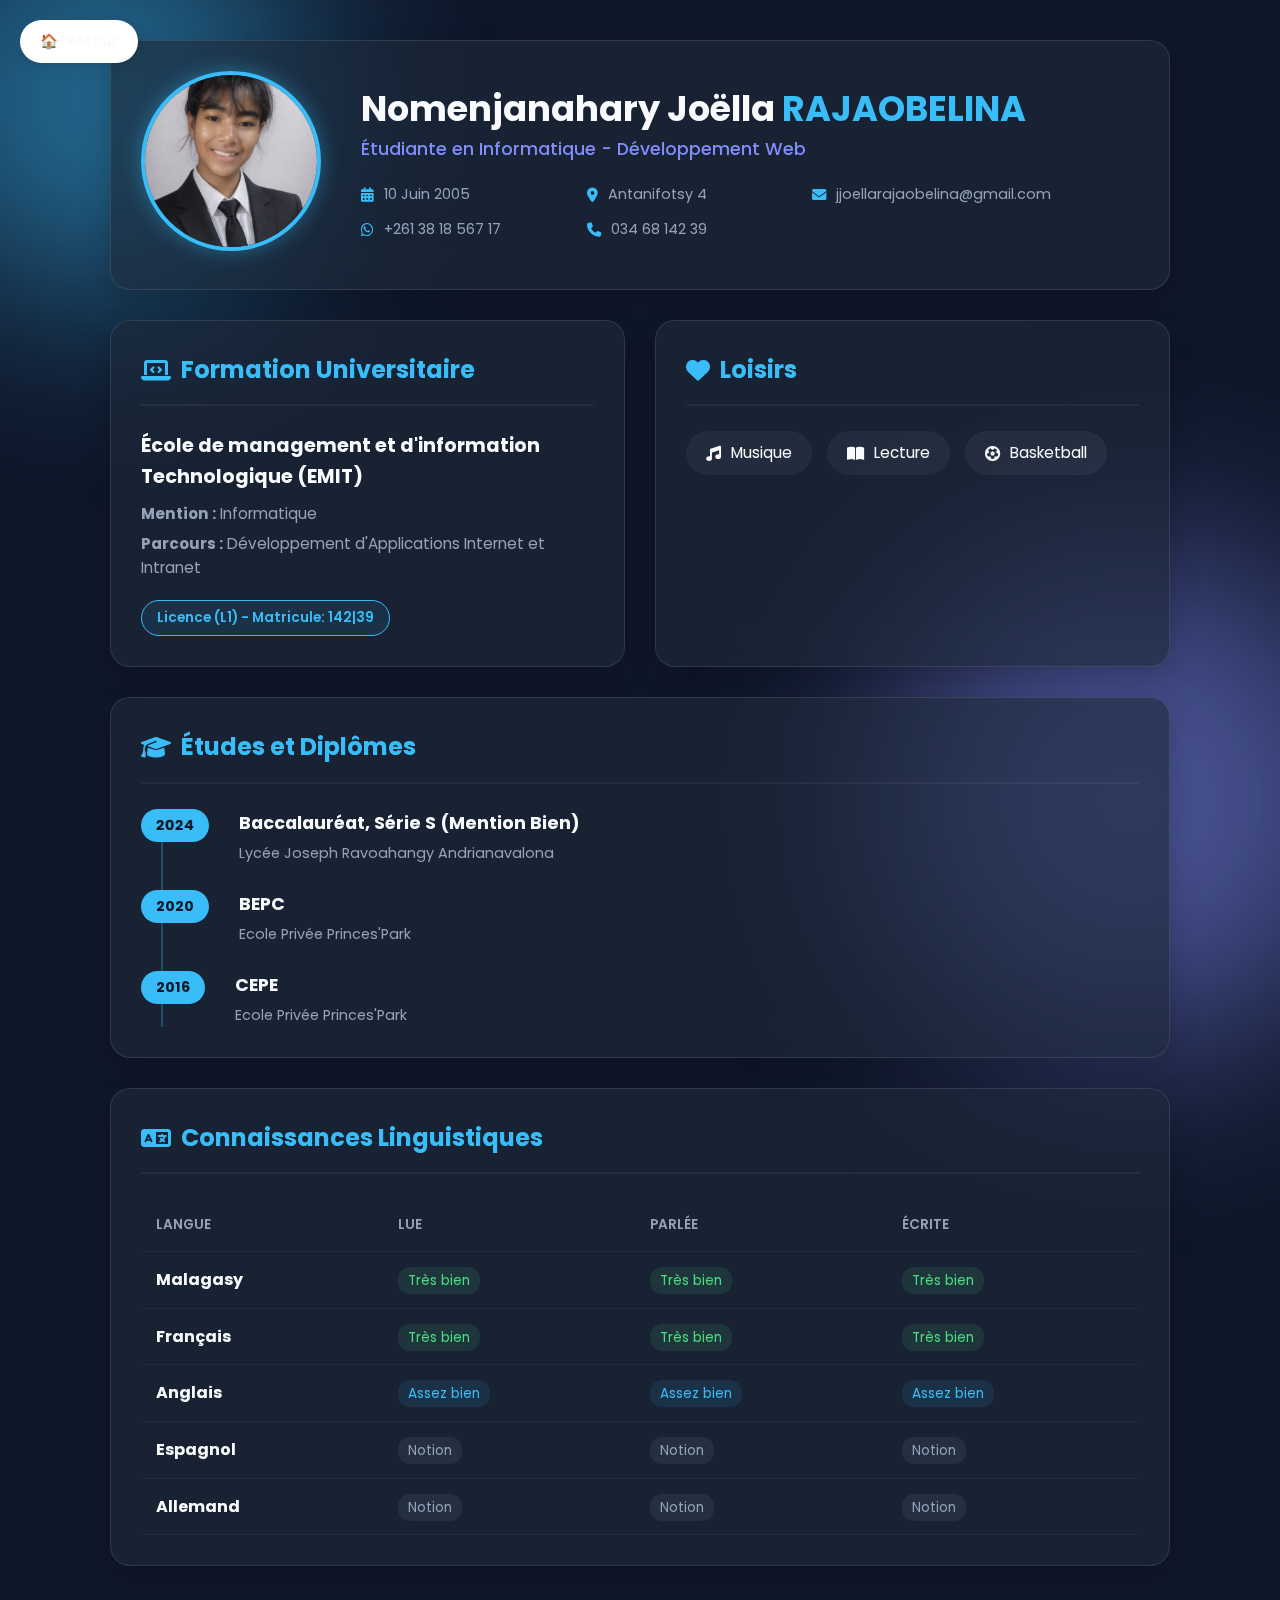
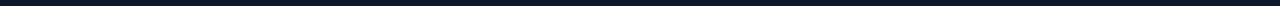
<file: Joella/CurriculumVitae.html>
<!DOCTYPE html>
<html lang="fr">
<head>
    <meta charset="UTF-8">
    <meta name="viewport" content="width=device-width, initial-scale=1.0">
    <title>Portfolio | Joëlla</title>
    <link href="https://fonts.googleapis.com/css2?family=Poppins:wght@300;400;500;600;700&display=swap" rel="stylesheet">
    <link rel="stylesheet" href="https://cdnjs.cloudflare.com/ajax/libs/font-awesome/6.4.0/css/all.min.css">
    <link rel="stylesheet" href="css/style.css">
</head>
<body>
     <a href="../index.html" class="btn-back">
        <span class="icon">🏠</span> Retour
    </a>

    <div class="bg-shape shape-1"></div>
    <div class="bg-shape shape-2"></div>

    <div class="container">
        
        <header class="card profile-header">
            <div class="img-container">
                <img src="sary/sary.png" alt="Photo de profil de Joëlla" class="profile-img">
            </div>
            <div class="profile-info">
                <h1>Nomenjanahary Joëlla <span>RAJAOBELINA</span></h1>
                <p class="subtitle">Étudiante en Informatique - Développement Web</p>
                <div class="contact-grid">
                    <div class="contact-item"><i class="fas fa-calendar-alt"></i> 10 Juin 2005</div>
                    <div class="contact-item"><i class="fas fa-map-marker-alt"></i> Antanifotsy 4</div>
                    <div class="contact-item"><i class="fas fa-envelope"></i> jjoellarajaobelina@gmail.com</div>
                    <div class="contact-item"><i class="fab fa-whatsapp"></i> +261 38 18 567 17</div>
                    <div class="contact-item"><i class="fas fa-phone"></i> 034 68 142 39</div>
                </div>
            </div>
        </header>

        <div class="grid-layout">
            
            <section class="card">
                <h2><i class="fas fa-laptop-code"></i> Formation Universitaire</h2>
                <div class="formation-box">
                    <h3>École de management et d'information Technologique (EMIT)</h3>
                    <p><strong>Mention :</strong> Informatique</p>
                    <p><strong>Parcours :</strong> Développement d'Applications Internet et Intranet</p>
                    <span class="badge">Licence (L1) - Matricule: 142|39</span>
                </div>
            </section>

            <section class="card">
                <h2><i class="fas fa-heart"></i> Loisirs</h2>
                <ul class="hobbies">
                    <li><i class="fas fa-music"></i> Musique</li>
                    <li><i class="fas fa-book-open"></i> Lecture</li>
                    <li><i class="fas fa-futbol"></i> Basketball</li>
                </ul>
            </section>

            <section class="card full-width">
                <h2><i class="fas fa-graduation-cap"></i> Études et Diplômes</h2>
                <ul class="timeline">
                    <li>
                        <span class="date">2024</span>
                        <div class="timeline-content">
                            <h3>Baccalauréat, Série S (Mention Bien)</h3>
                            <p>Lycée Joseph Ravoahangy Andrianavalona</p>
                        </div>
                    </li>
                    <li>
                        <span class="date">2020</span>
                        <div class="timeline-content">
                            <h3>BEPC</h3>
                            <p>Ecole Privée Princes'Park</p>
                        </div>
                    </li>
                    <li>
                        <span class="date">2016</span>
                        <div class="timeline-content">
                            <h3>CEPE</h3>
                            <p>Ecole Privée Princes'Park</p>
                        </div>
                    </li>
                </ul>
            </section>

            <section class="card full-width">
                <h2><i class="fas fa-language"></i> Connaissances Linguistiques</h2>
                <div class="table-container">
                    <table>
                        <thead>
                            <tr>
                                <th>Langue</th>
                                <th>Lue</th>
                                <th>Parlée</th>
                                <th>Écrite</th>
                            </tr>
                        </thead>
                        <tbody>
                            <tr>
                                <td><strong>Malagasy</strong></td>
                                <td><span class="level perfect">Très bien</span></td>
                                <td><span class="level perfect">Très bien</span></td>
                                <td><span class="level perfect">Très bien</span></td>
                            </tr>
                            <tr>
                                <td><strong>Français</strong></td>
                                <td><span class="level perfect">Très bien</span></td>
                                <td><span class="level perfect">Très bien</span></td>
                                <td><span class="level perfect">Très bien</span></td>
                            </tr>
                            <tr>
                                <td><strong>Anglais</strong></td>
                                <td><span class="level good">Assez bien</span></td>
                                <td><span class="level good">Assez bien</span></td>
                                <td><span class="level good">Assez bien</span></td>
                            </tr>
                            <tr>
                                <td><strong>Espagnol</strong></td>
                                <td><span class="level basic">Notion</span></td>
                                <td><span class="level basic">Notion</span></td>
                                <td><span class="level basic">Notion</span></td>
                            </tr>
                            <tr>
                                <td><strong>Allemand</strong></td>
                                <td><span class="level basic">Notion</span></td>
                                <td><span class="level basic">Notion</span></td>
                                <td><span class="level basic">Notion</span></td>
                            </tr>
                        </tbody>
                    </table>
                </div>
            </section>

        </div>
    </div>

</body>
</html>
</file>
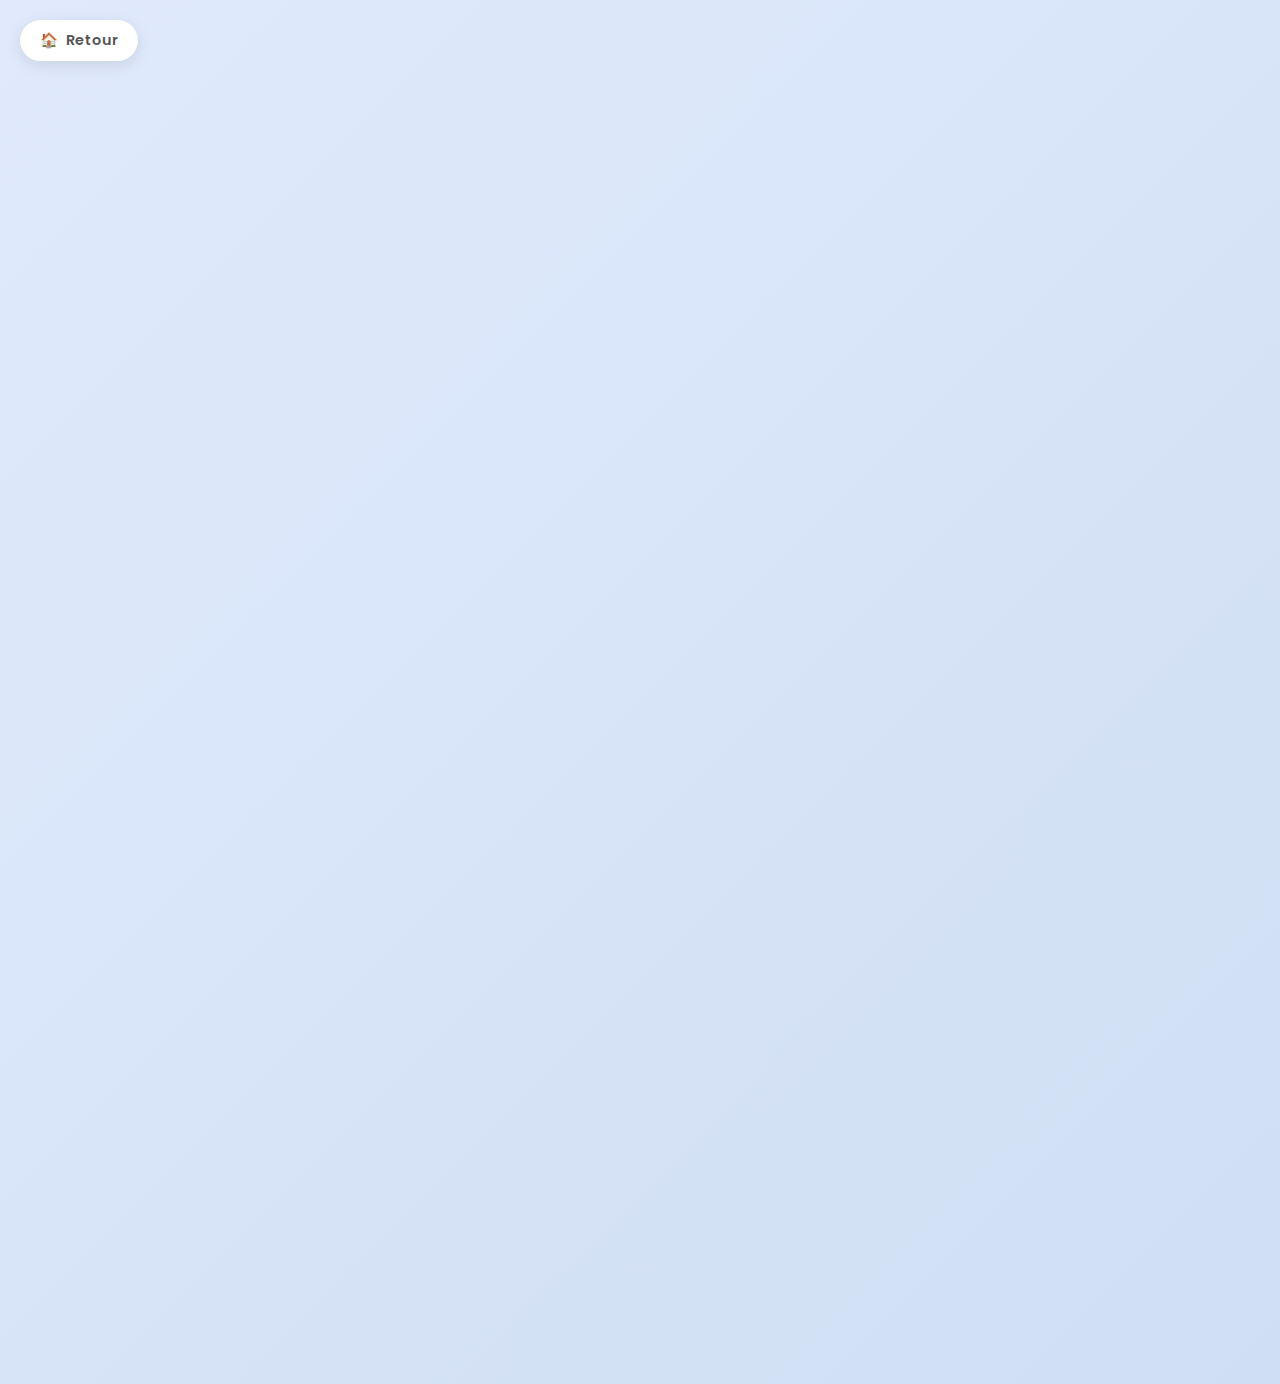
<file: Lovatiana/home.html>
<!DOCTYPE html>
<html lang="fr">
<head>
    <meta charset="UTF-8">
    <meta http-equiv="X-UA-Compatible" content="IE=edge">
    <meta name="viewport" content="width=device-width, initial-scale=1.0">
    <link rel="stylesheet" href="css/style.css">
    <title>CV - Lovatiana Maminirina</title>
    <link href="https://fonts.googleapis.com/css2?family=Poppins:wght@300;400;600&display=swap" rel="stylesheet">
    
    
</head>
<body>
     <a href="../index.html" class="btn-back">
        <span class="icon">🏠</span> Retour
    </a>

    <div class="cv-container">
        <header>
            <img src="images/sary.jpg" alt="Photo de profil" class="profile-img">
            <h1>ANDRIANOMENJANAHARY</h1>
            <p class="subtitle">Lovatiana Maminirina</p>
        </header>

        <section>
            <h2>Informations Personnelles</h2>
            <div class="info-grid">
                <div class="info-item"><strong>Né le :</strong> 09 Octobre 2007 à Sabotsy Namehana</div>
                <div class="info-item"><strong>Adresse :</strong> Lot C/0 Villa Finoana FLM Mahamanina</div>
                <div class="info-item"><strong>Email :</strong> nomenjanaharylovatiana2609@gmail.com</div>
                <div class="info-item"><strong>Contact :</strong> 038 52 610 19</div>
                <div class="info-item"><strong>Situation :</strong> Célibataire</div>
            </div>
        </section>

        <section>
            <h2>Formation et Diplômes</h2>
            <table>
                <thead>
                    <tr>
                        <th>Année</th>
                        <th>Diplôme</th>
                    </tr>
                </thead>
                <tbody>
                    <tr>
                        <td>2025</td>
                        <td>BACCALAUREAT SERIE D</td>
                    </tr>
                    <tr>
                        <td>2024</td>
                        <td>BACCALAUREAT SERIE A2</td>
                    </tr>
                    <tr>
                        <td>2022</td>
                        <td>BEPC</td>
                    </tr>
                    <tr>
                        <td>2018</td>
                        <td>CEPE</td>
                    </tr>
                </tbody>
            </table>
        </section>

        <section class="skills-list">
            <h2>Connaissances Linguistiques</h2>
            <p><strong>Malagasy :</strong> Langue maternelle</p>
            <p><strong>Français :</strong> Parlé et écrit</p>
            <p><strong>Anglais :</strong> Niveau scolaire</p>
        </section>

        <section>
            <h2>Centres d'intérêt</h2>
            <div class="hobbies-tags">
                <span class="tag">Lecture</span>
                <span class="tag">Musique</span>
                <span class="tag">Danse</span>
                <span class="tag">Balade</span>
                <span class="tag">Basketball</span>
                <span class="tag">Chant</span>
                <span class="tag">Apprentissage</span>
            </div>
    
            
        </section>
    </div>

</body>
</html>
</file>
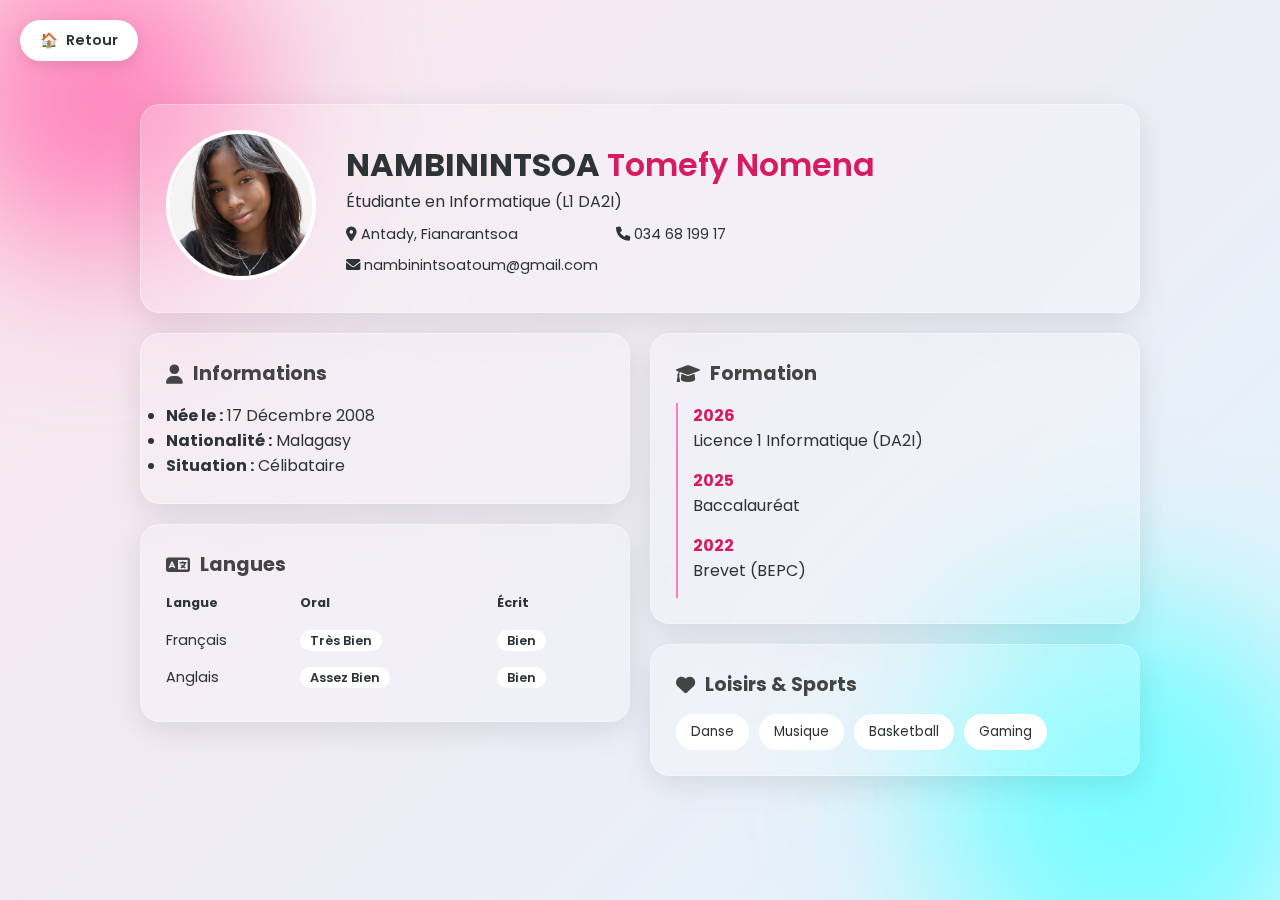
<file: nambinintsoa/projet tomefy.html>
<!DOCTYPE html>
<html lang="fr">
<head>
    <meta charset="UTF-8">
    <meta name="viewport" content="width=device-width, initial-scale=1.0">
    <title>Portfolio | Tomefy Nomena</title>
    <link href="https://fonts.googleapis.com/css2?family=Poppins:wght@300;400;600&display=swap" rel="stylesheet">
    <link rel="stylesheet" href="https://cdnjs.cloudflare.com/ajax/libs/font-awesome/6.0.0/css/all.min.css">
    <link rel="stylesheet" href="style.css">
</head>
<body>
     <a href="../index.html" class="btn-back">
        <span class="icon">🏠</span> Retour
    </a>

    <div class="background-circles">
        <div class="circle c1"></div>
        <div class="circle c2"></div>
    </div>

    <main class="container">
        <section class="glass-card profile-section">
            <div class="profile-img">
                <img src="sary.png" alt="Photo de Tomefy">
            </div>
            <div class="profile-text">
                <h1>NAMBININTSOA <span class="highlight">Tomefy Nomena</span></h1>
                <p class="subtitle">Étudiante en Informatique (L1 DA2I)</p>
                <div class="contact-grid">
                    <span><i class="fas fa-map-marker-alt"></i> Antady, Fianarantsoa</span>
                    <span><i class="fas fa-phone"></i> 034 68 199 17</span>
                    <span><i class="fas fa-envelope"></i> nambinintsoatoum@gmail.com</span>
                </div>
            </div>
        </section>

        <div class="main-grid">
            <div class="column">
                <section class="glass-card">
                    <h2><i class="fas fa-user"></i> Informations</h2>
                    <ul>
                        <li><strong>Née le :</strong> 17 Décembre 2008</li>
                        <li><strong>Nationalité :</strong> Malagasy</li>
                        <li><strong>Situation :</strong> Célibataire</li>
                    </ul>
                </section>

                <section class="glass-card">
                    <h2><i class="fas fa-language"></i> Langues</h2>
                    <table>
                        <thead>
                            <tr>
                                <th>Langue</th>
                                <th>Oral</th>
                                <th>Écrit</th>
                            </tr>
                        </thead>
                        <tbody>
                            <tr>
                                <td>Français</td>
                                <td><span class="badge">Très Bien</span></td>
                                <td><span class="badge">Bien</span></td>
                            </tr>
                            <tr>
                                <td>Anglais</td>
                                <td><span class="badge">Assez Bien</span></td>
                                <td><span class="badge">Bien</span></td>
                            </tr>
                        </tbody>
                    </table>
                </section>
            </div>

            <div class="column">
                <section class="glass-card">
                    <h2><i class="fas fa-graduation-cap"></i> Formation</h2>
                    <div class="timeline">
                        <div class="item">
                            <span class="year">2026</span>
                            <p>Licence 1 Informatique (DA2I)</p>
                        </div>
                        <div class="item">
                            <span class="year">2025</span>
                            <p>Baccalauréat</p>
                        </div>
                        <div class="item">
                            <span class="year">2022</span>
                            <p>Brevet (BEPC)</p>
                        </div>
                    </div>
                </section>

                <section class="glass-card">
                    <h2><i class="fas fa-heart"></i> Loisirs & Sports</h2>
                    <div class="hobbies">
                        <span class="hobby-tag">Danse</span>
                        <span class="hobby-tag">Musique</span>
                        <span class="hobby-tag">Basketball</span>
                        <span class="hobby-tag">Gaming</span>
                    </div>
                </section>
            </div>
        </div>
    </main>

</body>
</html>
</file>
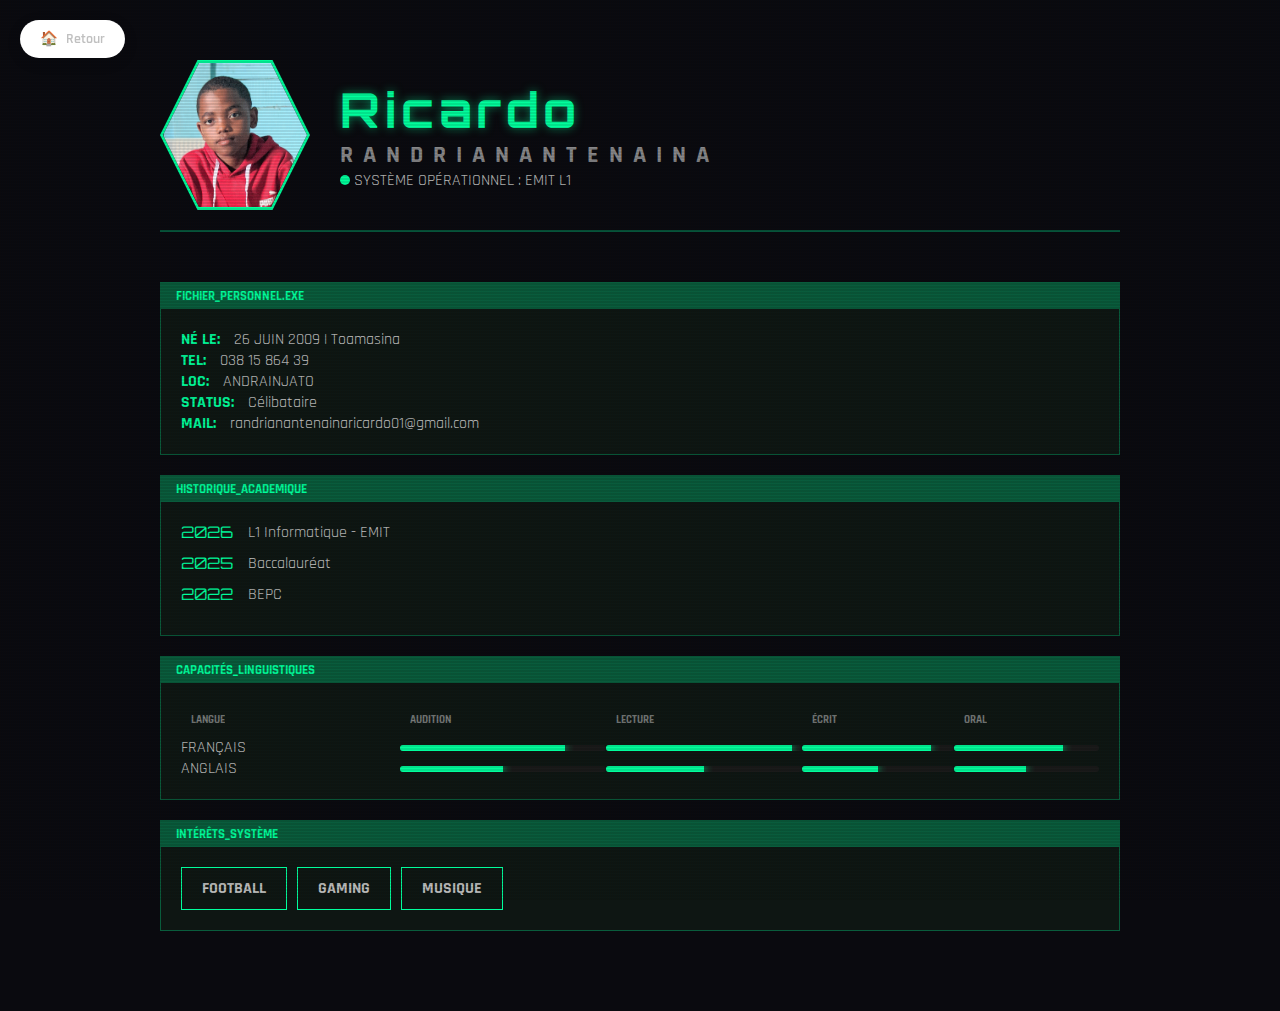
<file: ricardo/accueil.html>
<!DOCTYPE html>
<html lang="fr">
<head>
    <meta charset="UTF-8">
    <meta name="viewport" content="width=device-width, initial-scale=1.0">
    <link rel="stylesheet" href="style.css">
    <title>Bio-Data | Ricardo</title>
    <link href="https://fonts.googleapis.com/css2?family=Orbitron:wght@400;700&family=Rajdhani:wght@300;500;700&display=swap" rel="stylesheet">
</head>
<body class="cyber-interface">
     <a href="../index.html" class="btn-back">
        <span class="icon">🏠</span> Retour
    </a>
    <div class="crt-overlay"></div>

    <main class="main-frame">
        <header class="profile-header">
            <div class="hexagon-wrapper">
                <img src="image/cutout-1710825140.png" alt="Ricardo" class="profile-pic">
            </div>
            <div class="title-block">
                <h1 class="glitch-text" data-text="RICARDO">Ricardo</h1>
                <h2 class="last-name">RANDRIANANTENAINA</h2>
                <div class="status-bar">
                    <span class="status-blink"></span> SYSTÈME OPÉRATIONNEL : EMIT L1
                </div>
            </div>
        </header>

        <div class="content-grid">
            <section class="data-module">
                <div class="module-header">FICHIER_PERSONNEL.exe</div>
                <div class="module-body">
                    <p><span class="tag">NÉ LE:</span> 26 JUIN 2009 | Toamasina</p>
                    <p><span class="tag">TEL:</span> 038 15 864 39</p>
                    <p><span class="tag">LOC:</span> ANDRAINJATO</p>
                    <p><span class="tag">STATUS:</span> Célibataire</p>
                    <p><span class="tag">MAIL:</span> <span class="email-text">randrianantenainaricardo01@gmail.com</span></p>
                </div>
            </section>

            <section class="data-module">
                <div class="module-header">HISTORIQUE_ACADEMIQUE</div>
                <div class="module-body timeline">
                    <div class="event"><span class="year">2026</span><p>L1 Informatique - EMIT</p></div>
                    <div class="event"><span class="year">2025</span><p>Baccalauréat</p></div>
                    <div class="event"><span class="year">2022</span><p>BEPC</p></div>
                </div>
            </section>

            <section class="data-module wide">
                <div class="module-header">CAPACITÉS_LINGUISTIQUES</div>
                <div class="module-body">
                    <table class="cyber-table">
                        <thead>
                            <tr>
                                <th>LANGUE</th>
                                <th>AUDITION</th>
                                <th>LECTURE</th>
                                <th>ÉCRIT</th>
                                <th>ORAL</th>
                            </tr>
                        </thead>
                        <tbody>
                            <tr>
                                <td class="lang-name">FRANÇAIS</td>
                                <td><div class="bar"><div class="fill" style="width: 80%"></div></div></td>
                                <td><div class="bar"><div class="fill" style="width: 95%"></div></div></td>
                                <td><div class="bar"><div class="fill" style="width: 85%"></div></div></td>
                                <td><div class="bar"><div class="fill" style="width: 75%"></div></div></td>
                            </tr>
                            <tr>
                                <td class="lang-name">ANGLAIS</td>
                                <td><div class="bar"><div class="fill" style="width: 50%"></div></div></td>
                                <td><div class="bar"><div class="fill" style="width: 50%"></div></div></td>
                                <td><div class="bar"><div class="fill" style="width: 50%"></div></div></td>
                                <td><div class="bar"><div class="fill" style="width: 50%"></div></div></td>
                            </tr>
                        </tbody>
                    </table>
                </div>
            </section>

            <section class="data-module">
                <div class="module-header">INTÉRÊTS_SYSTÈME</div>
                <div class="module-body hobby-grid">
                    <div class="hobby-card">FOOTBALL</div>
                    <div class="hobby-card">GAMING</div>
                    <div class="hobby-card">MUSIQUE</div>
                </div>
            </section>
        </div>
    </main>
</body>
</html>
</file>
<file: style.css>
/* --- VARIABLES (Thème Clean White) --- */
        :root {
            --bg-body: #f8fafc; 
            --bg-card: #ffffff; 
            --text-dark: #1e293b; 
            --text-medium: #64748b; 
            --text-light: #94a3b8;
            --primary-color: #2563eb; 
            --secondary-color: #7c3aed; 
            --accent-pink: #ec4899;
            --shadow-soft: 0 10px 30px -10px rgba(0,0,0,0.08); 
            --shadow-hover: 0 20px 40px -10px rgba(0,0,0,0.15);
        }

        /* --- RESET ET BASE --- */
        * { margin: 0; padding: 0; box-sizing: border-box; }

        body {
            font-family: 'Inter', sans-serif;
            background-color: var(--bg-body);
            color: var(--text-dark);
            min-height: 100vh;
            padding-bottom: 5rem;
            overflow-x: hidden;
            position: relative;
        }

        /* --- ANIMATION DES VAGUES (BACKGROUND ENTIER) --- */
        .waves-container {
            position: fixed;
            width: 100%;
            height: 100%;
            top: 0;
            left: 0;
            z-index: -1;
            overflow: hidden;
            /* Dégradé doux sur toute la page */
            background: linear-gradient(135deg, #f0fdfa 0%, #eff6ff 50%, #fdf2f8 100%);
        }

        .wave {
            position: absolute;
            bottom: 0;
            left: 0;
            width: 200%;
            height: 350px; /* Vagues plus hautes */
            background: url('data:image/svg+xml;utf8,<svg xmlns="http://www.w3.org/2000/svg" viewBox="0 0 1440 320"><path fill="%232563eb" fill-opacity="0.2" d="M0,192L48,197.3C96,203,192,213,288,192C384,171,480,117,576,112C672,107,768,149,864,165.3C960,181,1056,171,1152,149.3C1248,128,1344,96,1392,80L1440,64L1440,320L1392,320C1344,320,1248,320,1152,320C1056,320,960,320,864,320C768,320,672,320,576,320C480,320,384,320,288,320C192,320,96,320,48,320L0,320Z"></path></svg>');
            background-size: 50% 100%;
            animation: moveWave 20s linear infinite;
            opacity: 0.5;
        }

        .wave.pink {
            background: url('data:image/svg+xml;utf8,<svg xmlns="http://www.w3.org/2000/svg" viewBox="0 0 1440 320"><path fill="%23ec4899" fill-opacity="0.2" d="M0,64L48,80C96,96,192,128,288,128C384,128,480,96,576,112C672,128,768,192,864,208C960,224,1056,192,1152,186.7C1248,181,1344,203,1392,213.3L1440,224L1440,320L1392,320C1344,320,1248,320,1152,320C1056,320,960,320,864,320C768,320,672,320,576,320C480,320,384,320,288,320C192,320,96,320,48,320L0,320Z"></path></svg>');
            background-size: 50% 100%;
            animation: moveWave 15s linear infinite reverse;
            height: 400px;
            opacity: 0.3;
        }

        .wave.blue-dark {
            background: url('data:image/svg+xml;utf8,<svg xmlns="http://www.w3.org/2000/svg" viewBox="0 0 1440 320"><path fill="%237c3aed" fill-opacity="0.1" d="M0,224L48,213.3C96,203,192,181,288,181.3C384,181,480,203,576,224C672,245,768,267,864,250.7C960,235,1056,181,1152,149.3C1248,117,1344,107,1392,101.3L1440,96L1440,320L1392,320C1344,320,1248,320,1152,320C1056,320,960,320,864,320C768,320,672,320,576,320C480,320,384,320,288,320C192,320,96,320,48,320L0,320Z"></path></svg>');
            background-size: 50% 100%;
            animation: moveWave 25s linear infinite;
            height: 450px;
        }

        /* --- VAGUES DU HAUT (Pour remplir l'écran entier) --- */
        .wave-top {
            top: 0;
            bottom: auto;
            transform-origin: center top;
            transform: scaleY(-1); /* Inverse les vagues verticalement */
        }

        @keyframes moveWave {
            0% { transform: translateX(0) scaleY(var(--scale-y, 1)); }
            100% { transform: translateX(-50%) scaleY(var(--scale-y, 1)); }
        }

        .wave-top {
            --scale-y: -1;
        }

        /* --- HEADER ET TITRES --- */
        header {
            text-align: center;
            padding: 6rem 2rem 4rem;
            animation: slideInDown 1s cubic-bezier(0.25, 0.46, 0.45, 0.94) both;
            position: relative;
            z-index: 10;
        }

        h1 {
            font-family: 'Poppins', sans-serif;
            font-size: clamp(2rem, 5vw, 4rem);
            font-weight: 800;
            text-transform: uppercase;
            letter-spacing: -1px;
            line-height: 1.1;
            margin-bottom: 1rem;
            background: linear-gradient(135deg, var(--primary-color), var(--accent-pink));
            -webkit-background-clip: text;
            -webkit-text-fill-color: transparent;
            display: inline-block;
        }

        .subtitle {
            font-size: clamp(1.2rem, 3vw, 1.8rem);
            color: var(--text-dark);
            font-weight: 600;
            margin-bottom: 0.5rem;
        }

        .sub-subtitle {
            font-size: clamp(1rem, 2vw, 1.3rem);
            color: var(--primary-color);
            font-weight: 500;
            letter-spacing: 1px;
            background: rgba(255, 255, 255, 0.7);
            padding: 0.5rem 1rem;
            border-radius: 50px;
            display: inline-block;
            backdrop-filter: blur(5px);
            border: 1px solid rgba(255, 255, 255, 0.5);
        }

        /* --- GRILLE PRINCIPALE --- */
        .container {
            max-width: 1400px;
            margin: 0 auto;
            padding: 0 2rem;
            position: relative;
            z-index: 10;
        }

        .team-grid {
            display: grid;
            grid-template-columns: repeat(5, 1fr);
            gap: 2rem;
            perspective: 1000px;
        }

        /* --- DESIGN DES CARTES --- */
        .card {
            background-color: var(--bg-card);
            border-radius: 24px;
            overflow: hidden;
            box-shadow: var(--shadow-soft);
            transition: all 0.4s cubic-bezier(0.175, 0.885, 0.32, 1.275);
            position: relative;
            animation: fadeUpStaggered 0.8s ease-out both;
            border: 1px solid rgba(255, 255, 255, 0.8);
            backdrop-filter: blur(5px);
        }

        .card:hover {
            transform: translateY(-10px) scale(1.02);
            box-shadow: var(--shadow-hover);
        }

        .card-image-wrapper {
            width: 100%;
            aspect-ratio: 1 / 1;
            overflow: hidden;
            position: relative;
        }

        .card-img {
            width: 100%;
            height: 100%;
            object-fit: cover;
            transition: transform 0.6s ease;
        }

        .card:hover .card-img {
            transform: scale(1.15);
        }

        .card-content {
            padding: 1.5rem;
            text-align: center;
            position: relative;
            background: var(--bg-card);
            z-index: 2;
        }

        .card-name {
            font-family: 'Poppins', sans-serif;
            font-size: 1rem;
            font-weight: 700;
            margin-bottom: 0.25rem;
        }

        .card-role {
            font-size: 0.95rem;
            color: var(--primary-color);
            font-weight: 600;
            margin-bottom: 1rem;
            display: block;
        }

        .card-hidden-details {
            max-height: 0;
            opacity: 0;
            overflow: hidden;
            transform: translateY(20px);
            transition: all 0.5s cubic-bezier(0.4, 0, 0.2, 1);
        }

        .card:hover .card-hidden-details {
            max-height: 200px;
            opacity: 1;
            transform: translateY(0);
        }

        .skills-container {
            display: flex;
            justify-content: center;
            flex-wrap: wrap;
            gap: 0.5rem;
            margin-bottom: 1.5rem;
            padding-top: 0.5rem;
            border-top: 1px solid #eee;
        }

        .skill-tag {
            font-size: 0.75rem;
            font-weight: 600;
            background-color: #f1f5f9;
            color: var(--text-medium);
            padding: 0.25rem 0.75rem;
            border-radius: 20px;
        }

        .btn-portfolio {
            display: inline-flex;
            align-items: center;
            gap: 0.5rem;
            background: linear-gradient(135deg, var(--primary-color), var(--accent-pink));
            color: white;
            text-decoration: none;
            padding: 0.75rem 1.5rem;
            border-radius: 50px;
            font-weight: 600;
            font-size: 0.9rem;
            transition: transform 0.3s ease, box-shadow 0.3s ease;
            box-shadow: 0 4px 15px rgba(37, 99, 235, 0.3);
            width: 100%;
            justify-content: center;
        }

        .btn-portfolio:hover {
            transform: scale(1.05);
            box-shadow: 0 8px 25px rgba(236, 72, 153, 0.4);
        }

        .btn-icon {
            transition: transform 0.3s ease;
        }
        .btn-portfolio:hover .btn-icon {
            transform: translateX(4px);
        }

        /* --- ANIMATIONS --- */
        @keyframes slideInDown {
            from { opacity: 0; transform: translateY(-50px); }
            to { opacity: 1; transform: translateY(0); }
        }
        @keyframes fadeUpStaggered {
            from { opacity: 0; transform: translateY(60px) scale(0.9); }
            to { opacity: 1; transform: translateY(0) scale(1); }
        }

        .card:nth-child(1) { animation-delay: 0.1s; }
        .card:nth-child(2) { animation-delay: 0.2s; }
        .card:nth-child(3) { animation-delay: 0.3s; }
        .card:nth-child(4) { animation-delay: 0.4s; }
        .card:nth-child(5) { animation-delay: 0.5s; }
        .card:nth-child(6) { animation-delay: 0.6s; }
        .card:nth-child(7) { animation-delay: 0.7s; }
        .card:nth-child(8) { animation-delay: 0.8s; }
        .card:nth-child(9) { animation-delay: 0.9s; }
        .card:nth-child(10){ animation-delay: 1.0s; }

        /* --- RESPONSIVE --- */
        @media (max-width: 1250px) { .team-grid { grid-template-columns: repeat(4, 1fr); gap: 1.5rem;} }
        @media (max-width: 992px) { .team-grid { grid-template-columns: repeat(3, 1fr); } }
        @media (max-width: 768px) { .team-grid { grid-template-columns: repeat(2, 1fr); } header { padding: 4rem 1rem 2rem;} }
        @media (max-width: 480px) { .team-grid { grid-template-columns: 1fr; max-width: 350px; margin: 0 auto; } }
</file>
<file: Groupe Fly/asserts/css/style.css>
/* ========== BASE ========== */
* {
    margin: 0;
    padding: 0;
    box-sizing: border-box;
    font-family: 'Inter', 'Segoe UI', system-ui, sans-serif;
  }
  
  body {
    background-color: #f8fafc;  /* gris très clair professionnel */
    color: #1e293b;  /* bleu foncé élégant */
    line-height: 1.5;
    scroll-behavior: smooth;
  }
  
  /* ========== NAVBAR PROFESSIONNELLE ========== */
  .navbar {
    display: flex;
    flex-wrap: wrap;
    justify-content: space-between;
    align-items: center;
    padding: 1rem 5%;
    background-color: #ffffff;  /* blanc pur - moderne */
    box-shadow: 0 4px 20px rgba(0, 0, 0, 0.05);
    border-bottom: 1px solid #e2e8f0;  /* gris élégant */
  }
  
  .logo {
    font-size: 2rem;
    font-weight: 700;
    letter-spacing: -0.5px;
    background: #09079e74;  /* dégradé gris bleuté */
    -webkit-background-clip: text;
    background-clip: text;
    color: transparent;
  }
  
  .logo span {
    font-weight: 300;
    color: #64748b;  /* gris professionnel */
  }
  
  .nav-links {
    display: flex;
    gap: 2.2rem;
  }
  
  .nav-links a {
    text-decoration: none;
    font-weight: 500;
    color: #334155;  /* gris foncé */
    font-size: 1.1rem;
    transition: 0.2s;
    border-bottom: 2px solid transparent;
    padding-bottom: 4px;
  }
  
  .nav-links a:hover {
    border-bottom-color: #3b82f6;  /* bleu vif moderne */
    color: #0f172a;
  }
  
  /* ========== SECTION SLOGAN ========== */
  .hero-paysage {
    position: relative;
    width: 100%;
    height: 400px;
    background: #3b82f6 ;  /* (bleu accent - moderne) */
    background-size: cover;
    background-position: center 30%;
    display: flex;
    align-items: center;
    justify-content: center; 
    text-align: center;
    isolation: isolate;
  }
  
  .hero-paysage::before {
    content: '';
    position: absolute;
    inset: 0;
    background: rgba(0, 0, 0, 0.3);  /* overlay sombre */
    z-index: 1;
  }
  
  .slogan-box {
    position: relative;
    z-index: 2;
    background: rgba(255, 255, 255, 0.95);
    backdrop-filter: blur(4px);
    padding: 2rem 3.5rem;
    border-radius: 60px;
    box-shadow: 0 20px 30px -10px rgba(0, 0, 0, 0.2);
    border: 1px solid rgba(255, 255, 255, 0.8);
    max-width: 800px;
    margin: 0 1.5rem;
  }
  
  .slogan-box h1 {
    font-size: 3rem;
    font-weight: 700;
    color: #0f172a;  /* bleu très foncé */
    letter-spacing: -0.02em;
    line-height: 1.2;
  }
  
  .slogan-box p {
    font-size: 1.4rem;
    color: #334155;
    font-weight: 400;
    margin-top: 0.5rem;
    border-top: 2px solid #cbd5e1;
    padding-top: 0.8rem;
  }
  
  .slogan-box small {
    font-size: 1.1rem;
    color: #475569;
  }
  
  /* ========== SECTION ÉQUIPE ========== */
  .team-section {
    max-width: 1300px;
    margin: 3rem auto 4rem;
    padding: 0 5%;
  }
  
  .section-title {
    font-size: 2.4rem;
    font-weight: 600;
    color: #0f172a;
    margin-bottom: 2rem;
    border-left: 10px solid #3b82f6;  /* bleu accent */
    padding-left: 1.5rem;
  }
  
  .team-grid {
    display: grid;
    grid-template-columns: repeat(auto-fit, minmax(240px, 1fr));
    gap: 2rem;
  }
  
  /* carte membre style professionnel */
  .membre-card {
    background: #ffffff;  /* blanc pur */
    border-radius: 24px;
    box-shadow: 0 10px 25px -8px rgba(0, 0, 0, 0.1);
    overflow: hidden;
    transition: transform 0.25s ease, box-shadow 0.3s;
    display: flex;
    flex-direction: column;
    border: 1px solid #e2e8f0;  /* bordure grise élégante */
  }
  
  .membre-card:hover {
    transform: translateY(-6px);
    box-shadow: 0 25px 30px -12px rgba(0, 0, 0, 0.15);
  }
  
  .photo-wrapper {
    height: 200px;
    overflow: hidden;
    background: #f1f5f9;  /* gris très clair */
  }
  
  .photo-wrapper img {
    width: 100%;
    height: 100%;
    object-fit: cover;
    transition: 0.4s;
  }
  
  .membre-card:hover .photo-wrapper img {
    scale: 1.05;
  }
  
  .info-min {
    padding: 1.5rem 1.2rem 0.8rem;
  }
  
  .info-min h3 {
    font-size: 1.8rem;
    font-weight: 600;
    color: #0f172a;
    line-height: 1.2;
  }
  
  .info-min p {
    color: #475569;
    font-size: 1rem;
    margin: 0.25rem 0 0.2rem;
  }
  
  .btn-plus {
    background: none;
    border: none;
    margin: 0.8rem 1.2rem 1.5rem 1.2rem;
    padding: 0.7rem 0;
    font-size: 1.1rem;
    font-weight: 600;
    color: #3b82f6;  /* bleu accent */
    border-top: 1px solid #e2e8f0;
    cursor: pointer;
    transition: 0.2s;
    display: flex;
    align-items: center;
    justify-content: center;
    gap: 8px;
  }
  
  .btn-plus:hover {
    color: #2563eb;  /* bleu plus foncé au hover */
    gap: 12px;
  }
  
  /* ========== MODALE ========== */
  .modal {
    display: none;
    position: fixed;
    top: 0; left: 0; width: 100%; height: 100%;
    background-color: rgba(162, 42, 42, 0.5);
    backdrop-filter: blur(5px);
    align-items: center;
    justify-content: center;
    z-index: 999;
  }
  
  .modal:target {
    display: flex;
  }
  
  .modal-contenu {
    background: white;
    max-width: 500px;
    width: 90%;
    border-radius: 40px;
    box-shadow: 0 40px 60px rgba(0, 0, 0, 0.2);
    overflow: hidden;
    animation: fadeIn 0.3s;
  }
  
  @keyframes fadeIn {
    from { opacity: 0.7; transform: scale(0.96); }
    to { opacity: 1; transform: scale(1); }
  }
  
  .modal-header {
    background: #0f172a;  /* bleu foncé élégant */
    color: white;
    padding: 1.8rem 2rem;
  }
  
  .modal-header h2 {
    font-size: 2.2rem;
    font-weight: 600;
    margin-bottom: 0.25rem;
  }
  
  .modal-header p {
    font-size: 1.1rem;
    opacity: 0.85;
  }
  
  .modal-details {
    padding: 2rem;
    background: #f8fafc;
  }
  
  .detail-row {
    display: flex;
    align-items: baseline;
    margin-bottom: 1rem;
    font-size: 1.15rem;
    border-bottom: 1px dashed #cbd5e1;
    padding-bottom: 0.6rem;
  }
  
  .detail-label {
    font-weight: 600;
    width: 110px;
    color: #334155;
  }
  
  .detail-value {
    color: #0f172a;
  }
  
  .modal-fermer {
    display: inline-block;
    margin: 0.5rem 2rem 2rem 2rem;
    background: #f1f5f9;
    padding: 0.8rem 2rem;
    border-radius: 60px;
    text-decoration: none;
    color: #0f172a;
    font-weight: 600;
    transition: 0.2s;
    border: 1px solid #cbd5e1;
    text-align: center;
  }
  
  .modal-fermer:hover {
    background: #e2e8f0;
  }
  
  /* ========== FOOTER PROFESSIONNEL ========== */
  .footer {
    background-color: #0f172a;  /* bleu très foncé élégant */
    color: #f1f5f9;
    padding: 2.5rem 5% 2rem;
    margin-top: 4rem;
    border-top: 5px solid #3b82f6;  /* accent bleu */
  }
  
  .footer-content {
    display: flex;
    flex-wrap: wrap;
    justify-content: space-between;
    align-items: center;
    gap: 1.5rem;
  }
  
  .footer-links {
    display: flex;
    gap: 2rem;
  }
  
  .footer-links span {
    font-size: 1.2rem;
    background: #1e293b;  /* bleu foncé */
    padding: 0.3rem 1.2rem;
    border-radius: 40px;
    color: #f1f5f9;
  }
  
  .footer-copy {
    font-size: 1rem;
    opacity: 0.9;
    color: #cbd5e1;
  }
  
  .footer-copy strong {
    color: #fbbf24;  /* doré élégant */
  }
  
  /* ========== RESPONSIVE ========== */
  @media (max-width: 700px) {
    .navbar {
      flex-direction: column;
      gap: 0.5rem;
    }
    .slogan-box h1 {
      font-size: 2.2rem;
    }
    .section-title {
      font-size: 2rem;
    }
  }
</file>
<file: Noromino/style.css>
/* --- 1. CONFIGURATION DE BASE (Classique) --- */
        :root {
            --primary-color: #2c3e50; /* Bleu marine foncé (Corporate) */
            --accent-color: #3498db;  /* Bleu plus vif pour les détails */
            --bg-body: #ffffff;   /* Blanc pur */
            --bg-card: #ffffff;       /* Blanc pur */
            --text-main: #333333;     /* Gris foncé pour le texte */
            --text-muted: #7f8c8d;    /* Gris moyen pour les labels */
            --border-color: #e0e0e0;
        }

        * {
            margin: 0;
            padding: 0;
            box-sizing: border-box;
        }

        
.btn-back {
    position: absolute;
    top: 20px;
    left: 20px;
    background-color: white;
    color: var(--accent-rose);
    padding: 10px 20px;
    border-radius: 50px;
    text-decoration: none;
    font-weight: 600;
    font-size: 0.9rem;
    display: flex;
    align-items: center;
    gap: 8px;
    box-shadow: 0 4px 15px rgba(0, 0, 0, 0.1);
    border: 1px solid var(--primary-pink);
    transition: all 0.3s ease;
    z-index: 1000; /* Pour qu'il reste au-dessus de tout */
}

.btn-back:hover {
    background-color: var(--accent-rose);
    color: white;
    transform: translateX(-5px); /* Petit effet de mouvement vers la gauche */
    box-shadow: 0 6px 20px rgba(152, 169, 229, 0.4);
}

/* Ajustement pour mobile (pour éviter qu'il ne cache le texte) */
@media (max-width: 800px) {
    .btn-back {
        position: relative; /* Repasse en flux normal sur petit écran */
        top: 0;
        left: 0;
        margin-bottom: 20px;
        display: inline-flex;
    }
}
        body {
            background-color: var(--bg-body);
            color: var(--text-main);
            font-family: 'Lato', sans-serif; /* Police très lisible */
            min-height: 100vh;
            display: flex;
            justify-content: center;
            align-items: flex-start; /* Aligné en haut pour scroller si besoin */
            padding: 40px 20px;
            line-height: 1.6;
        }

        /* --- 2. CONTENEUR PRINCIPAL (Style Feuille de papier) --- */
        .container {
            background: var(--bg-card);
            border-top: 5px solid var(--primary-color); /* Ligne colorée en haut */
            border-radius: 4px;
            padding: 50px;
            max-width: 850px;
            width: 100%;
            box-shadow: 0 10px 30px rgba(0, 0, 0, 0.05); /* Ombre très douce */
            
            /* Animation d'apparition sobre */
            animation: fadeIn 0.8s ease-in-out;
        }

        /* --- 3. EN-TÊTE PROFIL --- */
        .profile-header {
            display: flex;
            align-items: center;
            border-bottom: 1px solid var(--border-color);
            padding-bottom: 30px;
            margin-bottom: 30px;
            gap: 30px;
        }

        .profile-img {
            width: 140px;
            height: 140px;
            border-radius: 50%;
            object-fit: cover;
            border: 4px solid #fff;
            box-shadow: 0 5px 15px rgba(0,0,0,0.1);
        }

        .header-text {
            flex: 1;
        }

        h2 {
            font-family: 'Playfair Display', serif; /* Touche de classe */
            font-size: 2.2rem;
            color: var(--primary-color);
            margin-bottom: 5px;
        }

        .subtitle {
            font-size: 1.1rem;
            color: var(--text-muted);
            font-weight: 300;
        }

        /* --- 4. TITRES DES SECTIONS --- */
        h4 {
            font-family: 'Playfair Display', serif;
            font-size: 1.4rem;
            color: var(--primary-color);
            margin: 30px 0 15px 0;
            padding-bottom: 8px;
            border-bottom: 2px solid var(--border-color);
            position: relative;
        }

        /* Petite barre bleue sous le titre pour le style */
        h4::after {
            content: '';
            position: absolute;
            bottom: -2px;
            left: 0;
            width: 50px;
            height: 2px;
            background-color: var(--accent-color);
        }

        /* --- 5. LISTES CLASSIQUES --- */
        ul {
            list-style: none;
        }

        ul li {
            background: transparent;
            margin-bottom: 8px;
            padding: 8px 0;
            border-bottom: 1px solid #f0f0f0; /* Ligne de séparation très fine */
            display: flex;
            align-items: baseline;
            transition: padding-left 0.2s;
        }

        ul li:last-child {
            border-bottom: none;
        }

        ul li:hover {
            padding-left: 5px; /* Petit mouvement subtil */
            background-color: transparent;
            transform: none;
        }

        .info-label {
            font-weight: 700;
            color: var(--primary-color);
            min-width: 120px; /* Aligner les colonnes */
            display: inline-block;
        }

        /* --- 6. TABLEAU PROFESSIONNEL --- */
        table {
            width: 100%;
            border-collapse: collapse;
            background: transparent;
            margin-top: 15px;
            font-size: 0.95rem;
        }

        th, td {
            padding: 12px 15px;
            text-align: left;
            border-bottom: 1px solid var(--border-color);
        }

        th {
            background-color: #f8f9fa;
            color: var(--primary-color);
            font-weight: 700;
            text-transform: uppercase;
            font-size: 0.85rem;
            letter-spacing: 1px;
        }

        tr:hover {
            background-color: #fafafa;
        }

        /* --- 7. TAGS LOISIRS (Sobre) --- */
        .hobbies-list {
            display: flex;
            gap: 10px;
            flex-wrap: wrap;
        }

        .hobbies-list li {
            border: 1px solid var(--border-color);
            border-bottom: 1px solid var(--border-color); /* Reset du style de liste par défaut */
            border-radius: 4px;
            padding: 6px 15px;
            background-color: #fafafa;
            font-weight: 500;
            font-size: 0.9rem;
            color: var(--primary-color);
        }

        .hobbies-list li:hover {
            border-color: var(--accent-color);
            color: var(--accent-color);
            background: #fff;
        }

        /* --- 8. ANIMATIONS SOBRES --- */
        @keyframes fadeIn {
            from { opacity: 0; transform: translateY(20px); }
            to { opacity: 1; transform: translateY(0); }
        }

        /* Responsive */
        @media (max-width: 600px) {
            .container { padding: 25px; }
            .profile-header { flex-direction: column; text-align: center; }
            .info-label { display: block; margin-bottom: 2px; color: var(--accent-color); }
            ul li { flex-direction: column; border-bottom: 1px dashed #eee; }
        }
</file>
<file: ain/style.css>
/* Couleurs de base */
:root {
    --primary-pink: #ebebf8; /* Fond doux */
    --accent-rose: #98a9e5e4;  /* Rose romantique */
    --dark-text: #6d597a;    /* Texte prune foncé */
    --gold: #83a0b5;         /* Détails dorés/roses */
}
/* Photo de profil */
.profile-pic {
    width: 160px;
    height: 160px;
    object-fit: cover;
    border-radius: 50%; /* Rend la photo ronde */
    margin-top: 20px;
    border: 5px solid var(--primary-pink);
    box-shadow: 0 8px 20px rgba(0, 0, 0, 0.08);
    transition: transform 0.3s ease, box-shadow 0.3s ease;
}

/* Effet au survol */
.profile-pic:hover {
    transform: scale(1.05);
    box-shadow: 0 12px 25px rgba(152, 169, 229, 0.3);
}


body {
    background-color: var(--primary-pink);
    font-family: 'Poppins', sans-serif;
    color: var(--dark-text);
    line-height: 1.6;
    margin: 0;
    padding: 20px;
}

.container {
    max-width: 800px;
    background: white;
    margin: 0 auto;
    padding: 40px;
    border-radius: 20px;
    box-shadow: 0 10px 30px rgba(0,0,0,0.05);
    border: 1px solid #faddfa;
}

/* En-tête */
header {
    text-align: center;
    border-bottom: 2px solid var(--primary-pink);
    padding-bottom: 20px;
    margin-bottom: 30px;
}

h1 {
    font-family: 'Playfair Display', serif;
    font-size: 2.5rem;
    color: var(--accent-rose);
    margin: 0;
}

h1 span {
    display: block;
    font-size: 1.2rem;
    font-style: italic;
    color: var(--gold);
    font-weight: 300;
}

.subtitle {
    letter-spacing: 2px;
    text-transform: uppercase;
    font-size: 0.8rem;
    margin-top: 10px;
}

/* Titres de sections */
h2 {
    font-family: 'Playfair Display', serif;
    border-bottom: 1px solid var(--primary-pink);
    padding-bottom: 5px;
    color: var(--gold);
    font-size: 1.4rem;
    margin-top: 30px;
}

.icon {
    font-size: 0.9rem;
    margin-right: 10px;
    color: var(--accent-rose);
}

/* Tableau élégant */
table {
    width: 100%;
    border-collapse: collapse;
    margin-top: 15px;
}

th {
    text-align: left;
    background-color: var(--primary-pink);
    padding: 10px;
    color: var(--accent-rose);
    text-transform: uppercase;
    font-size: 0.8rem;
}

td {
    padding: 12px 10px;
    border-bottom: 1px solid #fdf0ef;
}

/* Mise en page colonnes */
.two-columns {
    display: grid;
    grid-template-columns: 1fr 1fr;
    gap: 20px;
}

ul {
    padding-left: 20px;
}

ul li {
    margin-bottom: 8px;
}

/* Footer / Infos */
.info-grid, .footer-flex {
    display: flex;
    flex-wrap: wrap;
    gap: 15px;
}

.info-grid p, .footer-flex div {
    flex: 1 1 250px;
    background: #fffafa;
    padding: 10px;
    border-radius: 8px;
}

a {
    color: var(--accent-rose);
    text-decoration: none;
}

/* Responsive pour téléphone */
@media (max-width: 600px) {
    .two-columns {
        grid-template-columns: 1fr;
    }
    .container {
        padding: 20px;
    }
}


.btn-back {
    position: absolute;
    top: 20px;
    left: 20px;
    background-color: white;
    color: var(--accent-rose);
    padding: 10px 20px;
    border-radius: 50px;
    text-decoration: none;
    font-weight: 600;
    font-size: 0.9rem;
    display: flex;
    align-items: center;
    gap: 8px;
    box-shadow: 0 4px 15px rgba(0, 0, 0, 0.1);
    border: 1px solid var(--primary-pink);
    transition: all 0.3s ease;
    z-index: 1000; /* Pour qu'il reste au-dessus de tout */
}

.btn-back:hover {
    background-color: var(--accent-rose);
    color: white;
    transform: translateX(-5px); /* Petit effet de mouvement vers la gauche */
    box-shadow: 0 6px 20px rgba(152, 169, 229, 0.4);
}

/* Ajustement pour mobile (pour éviter qu'il ne cache le texte) */
@media (max-width: 800px) {
    .btn-back {
        position: relative; /* Repasse en flux normal sur petit écran */
        top: 0;
        left: 0;
        margin-bottom: 20px;
        display: inline-flex;
    }
}
</file>
<file: Albine/css/style.css>
/* --- Variables de couleurs --- */
:root {
    --primary-color: #e0327b; /* Bleu violet moderne */
    --text-main: #334155;
    --text-muted: #64748b;
    --bg-color: #f8fafc;
    --card-bg: #ffffff;
}

/* --- Base --- */
* {
    margin: 0;
    padding: 0;
    box-sizing: border-box;
}


.btn-back {
    position: absolute;
    top: 20px;
    left: 20px;
    background-color: white;
    color: var(--accent-rose);
    padding: 10px 20px;
    border-radius: 50px;
    text-decoration: none;
    font-weight: 600;
    font-size: 0.9rem;
    display: flex;
    align-items: center;
    gap: 8px;
    box-shadow: 0 4px 15px rgba(0, 0, 0, 0.1);
    border: 1px solid var(--primary-pink);
    transition: all 0.3s ease;
    z-index: 1000; /* Pour qu'il reste au-dessus de tout */
}

.btn-back:hover {
    background-color: var(--accent-rose);
    color: white;
    transform: translateX(-5px); /* Petit effet de mouvement vers la gauche */
    box-shadow: 0 6px 20px rgba(152, 169, 229, 0.4);
}

/* Ajustement pour mobile (pour éviter qu'il ne cache le texte) */
@media (max-width: 800px) {
    .btn-back {
        position: relative; /* Repasse en flux normal sur petit écran */
        top: 0;
        left: 0;
        margin-bottom: 20px;
        display: inline-flex;
    }
}

body {
    font-family: 'Poppins', sans-serif;
    background-color: var(--bg-color);
    color: var(--text-main);
    line-height: 1.6;
    padding: 40px 20px;
}

/* --- Layout Principal --- */
.container {
    max-width: 1000px;
    margin: 0 auto;
}

.grid-layout {
    display: grid;
    grid-template-columns: 1fr 1fr;
    gap: 20px;
}

.full-width {
    grid-column: 1 / -1; /* Prend toute la largeur sur la grille */
}

/* --- Design des Cartes --- */
.card {
    background-color: var(--card-bg);
    border-radius: 15px;
    padding: 30px;
    box-shadow: 0 10px 25px rgba(0, 0, 0, 0.05);
    transition: transform 0.3s ease, box-shadow 0.3s ease;
}

.card:hover {
    transform: translateY(-5px);
    box-shadow: 0 15px 35px rgba(0, 0, 0, 0.1);
}

h2 {
    font-size: 1.4rem;
    color: var(--primary-color);
    margin-bottom: 20px;
    border-bottom: 2px solid #e2e8f0;
    padding-bottom: 10px;
}

h2 i {
    margin-right: 10px;
}

/* --- Section Profil --- */
.profile-header {
    display: flex;
    align-items: center;
    gap: 30px;
    margin-bottom: 30px;
    background: linear-gradient(to right, #ffffff, #f1f5f9);
}

.profile-img {
    width: 180px;
    height: 180px;
    object-fit: cover;
    border-radius: 50%;
    border: 5px solid white;
    box-shadow: 0 5px 15px rgba(0,0,0,0.1);
}

.profile-info h1 {
    font-size: 2rem;
    color: #1e293b;
}

.profile-info h1 span {
    text-transform: uppercase;
    color: var(--primary-color);
}

.subtitle {
    font-weight: 600;
    color: var(--text-muted);
    margin-bottom: 15px;
}

.contact-list {
    list-style: none;
    display: grid;
    grid-template-columns: 1fr 1fr;
    gap: 10px;
}

.contact-list li {
    font-size: 0.9rem;
}

.contact-list i {
    color: var(--primary-color);
    width: 20px;
}

/* --- Section Timeline (Études) --- */
.timeline {
    list-style: none;
    border-left: 3px solid var(--primary-color);
    padding-left: 20px;
    margin-left: 10px;
}

.timeline li {
    margin-bottom: 15px;
    position: relative;
}

.timeline li::before {
    content: '';
    position: absolute;
    left: -28px;
    top: 5px;
    width: 12px;
    height: 12px;
    background-color: var(--card-bg);
    border: 3px solid var(--primary-color);
    border-radius: 50%;
}

.timeline .date {
    font-weight: bold;
    color: var(--primary-color);
}

/* --- Section Formation Universitaire --- */
.formation-box {
    background-color: #f8fafc;
    padding: 15px;
    border-radius: 8px;
    border-left: 4px solid var(--primary-color);
}

.formation-box h3 {
    font-size: 1.1rem;
    margin-bottom: 10px;
}

.badge {
    display: inline-block;
    background-color: var(--primary-color);
    color: white;
    padding: 5px 10px;
    border-radius: 20px;
    font-size: 0.8rem;
    margin-top: 10px;
}

/* --- Tableau (Langues) --- */
.table-container {
    overflow-x: auto;
}

table {
    width: 100%;
    border-collapse: collapse;
    text-align: center;
}

th, td {
    padding: 12px 15px;
    border-bottom: 1px solid #e2e8f0;
}

th {
    background-color: var(--primary-color);
    color: white;
    font-weight: 600;
}

tr:hover {
    background-color: #f1f5f9;
}

/* --- Loisirs --- */
.hobbies {
    list-style: none;
}

.hobbies li {
    display: inline-block;
    background-color: #e2e8f0;
    padding: 8px 15px;
    border-radius: 20px;
    margin: 5px;
    font-size: 0.9rem;
}

.hobbies li i {
    color: var(--primary-color);
    margin-right: 5px;
}

/* --- Responsive (Pour les téléphones) --- */
@media (max-width: 768px) {
    .grid-layout {
        grid-template-columns: 1fr;
    }
    .profile-header {
        flex-direction: column;
        text-align: center;
    }
    .contact-list {
        grid-template-columns: 1fr;
    }
}
</file>
<file: Anicha/page.css>
/* Variables de couleurs */
:root {
    --primary: #2563eb;
    --dark: #1e293b;
    --light: #f8fafc;
    --text-main: #334155;
    --accent: #3b82f6;
}


.btn-back {
    position: absolute;
    top: 20px;
    left: 20px;
    background-color: white;
    color: var(--accent-rose);
    padding: 10px 20px;
    border-radius: 50px;
    text-decoration: none;
    font-weight: 600;
    font-size: 0.9rem;
    display: flex;
    align-items: center;
    gap: 8px;
    box-shadow: 0 4px 15px rgba(0, 0, 0, 0.1);
    border: 1px solid var(--primary-pink);
    transition: all 0.3s ease;
    z-index: 1000; /* Pour qu'il reste au-dessus de tout */
}

.btn-back:hover {
    background-color: var(--accent-rose);
    color: white;
    transform: translateX(-5px); /* Petit effet de mouvement vers la gauche */
    box-shadow: 0 6px 20px rgba(152, 169, 229, 0.4);
}

/* Ajustement pour mobile (pour éviter qu'il ne cache le texte) */
@media (max-width: 800px) {
    .btn-back {
        position: relative; /* Repasse en flux normal sur petit écran */
        top: 0;
        left: 0;
        margin-bottom: 20px;
        display: inline-flex;
    }
}

* {
    margin: 0;
    padding: 0;
    box-sizing: border-box;
}

body {
    font-family: 'Inter', sans-serif;
    background-color: #e2e8f0;
    color: var(--text-main);
    line-height: 1.6;
    display: flex;
    justify-content: center;
    padding: 20px;
}

/* Container Principal */
.cv-container {
    max-width: 1000px;
    width: 100%;
    background: white;
    display: flex;
    box-shadow: 0 20px 25px -5px rgba(0, 0, 0, 0.1);
    border-radius: 15px;
    overflow: hidden;
    animation: fadeIn 0.8s ease-out;
}

/* Barre Latérale */
.sidebar {
    width: 35%;
    background: var(--dark);
    color: white;
    padding: 40px 30px;
}

.img-container {
    width: 150px;
    height: 150px;
    margin: 0 auto 20px;
    border: 4px solid var(--accent);
    border-radius: 50%;
    overflow: hidden;
    transition: transform 0.3s ease;
}

.img-container:hover {
    transform: scale(1.05);
}

.img-container img {
    width: 100%;
    height: 100%;
    object-fit: cover;
}

.profile-section {
    text-align: center;
    margin-bottom: 40px;
}

.profile-section h1 {
    font-size: 1.5rem;
    margin-bottom: 5px;
}

.title-sub {
    color: var(--accent);
    font-weight: 600;
    text-transform: uppercase;
    font-size: 0.8rem;
}

.info-section {
    margin-bottom: 30px;
}

.info-section h3 {
    border-bottom: 1px solid #475569;
    padding-bottom: 10px;
    margin-bottom: 15px;
    font-size: 1.1rem;
    letter-spacing: 1px;
}

.info-section p, .info-section li {
    font-size: 0.9rem;
    margin-bottom: 10px;
    list-style: none;
}

/* Contenu Principal */
.main-content {
    width: 65%;
    padding: 40px;
    background: var(--light);
}

.intro-header h2 {
    color: var(--dark);
    font-size: 2rem;
    margin-bottom: 5px;
}

.underline {
    width: 60px;
    height: 4px;
    background: var(--primary);
    margin-bottom: 30px;
}

.card {
    background: white;
    padding: 20px;
    border-radius: 10px;
    margin-bottom: 25px;
    box-shadow: 0 4px 6px -1px rgba(0, 0, 0, 0.05);
    border-left: 5px solid var(--primary);
}

.card h3 {
    margin-bottom: 15px;
    color: var(--dark);
    display: flex;
    align-items: center;
    font-size: 1.2rem;
}

.icon {
    margin-right: 10px;
}

.grid-info p {
    margin-bottom: 8px;
}

/* Timeline Style */
.timeline-item {
    margin-bottom: 15px;
    display: flex;
}

.year {
    background: var(--primary);
    color: white;
    padding: 2px 10px;
    border-radius: 5px;
    font-weight: bold;
    font-size: 0.85rem;
    margin-right: 15px;
    height: fit-content;
}

/* Table Style */
.table-container {
    overflow-x: auto;
}

table {
    width: 100%;
    border-collapse: collapse;
    margin-top: 10px;
}

th {
    background: #f1f5f9;
    text-align: left;
    padding: 10px;
    font-size: 0.85rem;
}

td {
    padding: 10px;
    border-bottom: 1px solid #e2e8f0;
    font-size: 0.85rem;
}

.level {
    color: var(--primary);
    font-weight: 600;
}

.lang-extra {
    margin-top: 15px;
    font-style: italic;
}

/* ANIMATIONS */
@keyframes fadeIn {
    from { opacity: 0; transform: translateY(20px); }
    to { opacity: 1; transform: translateY(0); }
}

.animate-up {
    animation: fadeIn 0.6s ease-out both;
}

/* Responsive */
@media (max-width: 768px) {
    .cv-container {
        flex-direction: column;
    }
    .sidebar, .main-content {
        width: 100%;
    }
}
</file>
<file: ezekel/style.css>
:root {
            --primary-color: #00d2ff;
            --secondary-color: #3a7bd5;
            --bg-dark: #0f172a;
            --card-bg: rgba(255, 255, 255, 0.05);
            --text-light: #f8fafc;
        }

        
.btn-back {
    position: absolute;
    top: 20px;
    left: 20px;
    background-color: white;
    color: var(--accent-rose);
    padding: 10px 20px;
    border-radius: 50px;
    text-decoration: none;
    font-weight: 600;
    font-size: 0.9rem;
    display: flex;
    align-items: center;
    gap: 8px;
    box-shadow: 0 4px 15px rgba(0, 0, 0, 0.1);
    border: 1px solid var(--primary-pink);
    transition: all 0.3s ease;
    z-index: 1000; /* Pour qu'il reste au-dessus de tout */
}

.btn-back:hover {
    background-color: var(--accent-rose);
    color: white;
    transform: translateX(-5px); /* Petit effet de mouvement vers la gauche */
    box-shadow: 0 6px 20px rgba(152, 169, 229, 0.4);
}

/* Ajustement pour mobile (pour éviter qu'il ne cache le texte) */
@media (max-width: 800px) {
    .btn-back {
        position: relative; /* Repasse en flux normal sur petit écran */
        top: 0;
        left: 0;
        margin-bottom: 20px;
        display: inline-flex;
    }
}
        * {
            margin: 0;
            padding: 0;
            box-sizing: border-box;
            font-family: 'Poppins', sans-serif;
        }

        body {
            background: linear-gradient(135deg, #0f172a 0%, #1e293b 100%);
            color: var(--text-light);
            line-height: 1.6;
            overflow-x: hidden;
        }

        .container {
            max-width: 900px;
            margin: 0 auto;
            padding: 40px 20px;
        }

        /* Animations */
        @keyframes fadeInUp {
            from { opacity: 0; transform: translateY(30px); }
            to { opacity: 1; transform: translateY(0); }
        }

        .reveal {
            animation: fadeInUp 0.8s ease forwards;
        }

        /* Header & Profile Image */
        header {
            text-align: center;
            margin-bottom: 60px;
        }

        .profile-img {
            width: 180px;
            height: 180px;
            border-radius: 50%;
            object-fit: cover;
            border: 4px solid var(--primary-color);
            box-shadow: 0 0 20px rgba(0, 210, 255, 0.3);
            margin-bottom: 20px;
            transition: transform 0.3s ease;
        }

        .profile-img:hover {
            transform: scale(1.05);
        }

        h1 {
            font-size: 3rem;
            text-transform: uppercase;
            letter-spacing: 4px;
            background: linear-gradient(to right, #00d2ff, #3a7bd5);
            -webkit-background-clip: text;
            -webkit-text-fill-color: transparent;
            margin-bottom: 10px;
        }

        /* Sections & Cards */
        section {
            margin-bottom: 40px;
            background: var(--card-bg);
            padding: 30px;
            border-radius: 20px;
            backdrop-filter: blur(10px);
            border: 1px solid rgba(255, 255, 255, 0.1);
            transition: transform 0.3s ease;
        }

        section:hover {
            transform: translateY(-5px);
            border-color: var(--primary-color);
        }

        h2 {
            color: var(--primary-color);
            margin-bottom: 20px;
            font-size: 1.5rem;
            display: flex;
            align-items: center;
            border-bottom: 2px solid rgba(0, 210, 255, 0.2);
            padding-bottom: 10px;
        }

        .info-grid {
            display: grid;
            grid-template-columns: repeat(auto-fit, minmax(250px, 1fr));
            gap: 15px;
        }

        .info-item b {
            color: var(--secondary-color);
        }

        /* Timeline Diplômes */
        .timeline {
            border-left: 2px solid var(--primary-color);
            padding-left: 20px;
            margin-left: 10px;
        }

        .timeline-item {
            position: relative;
            margin-bottom: 20px;
        }

        .timeline-item::before {
            content: '';
            position: absolute;
            left: -27px;
            top: 5px;
            width: 12px;
            height: 12px;
            background: var(--primary-color);
            border-radius: 50%;
        }

        /* Skills / Langues */
        .skill-bar {
            margin-bottom: 15px;
        }

        .skill-name {
            display: flex;
            justify-content: space-between;
            margin-bottom: 5px;
        }

        .progress-bg {
            background: rgba(255, 255, 255, 0.1);
            height: 10px;
            border-radius: 5px;
            overflow: hidden;
        }

        .progress-fill {
            height: 100%;
            background: linear-gradient(90deg, var(--primary-color), var(--secondary-color));
            border-radius: 5px;
            width: 0; /* Animé via CSS */
            transition: width 1.5s ease-in-out;
        }

        /* Hobbies */
        .hobbies-list {
            display: flex;
            flex-wrap: wrap;
            gap: 10px;
        }

        .hobby-tag {
            background: rgba(58, 123, 213, 0.2);
            padding: 8px 20px;
            border-radius: 50px;
            border: 1px solid var(--secondary-color);
            font-size: 0.9rem;
        }

        /* Responsive */
        @media (max-width: 600px) {
            h1 { font-size: 2rem; }
            .container { padding: 20px; }
        }
</file>
<file: Joella/css/style.css>
/* --- Variables de Couleurs (Thème sombre moderne) --- */
:root {
    --bg-dark: #0f172a; /* Bleu très foncé */
    --card-bg: rgba(30, 41, 59, 0.6); /* Verre dépoli */
    --card-border: rgba(255, 255, 255, 0.1);
    --primary: #38bdf8; /* Bleu clair dynamique */
    --primary-glow: rgba(56, 189, 248, 0.4);
    --secondary: #818cf8; /* Violet/Indigo */
    --text-main: #f8fafc;
    --text-muted: #94a3b8;
}

.btn-back {
    position: absolute;
    top: 20px;
    left: 20px;
    background-color: white;
    color: var(--accent-rose);
    padding: 10px 20px;
    border-radius: 50px;
    text-decoration: none;
    font-weight: 600;
    font-size: 0.9rem;
    display: flex;
    align-items: center;
    gap: 8px;
    box-shadow: 0 4px 15px rgba(0, 0, 0, 0.1);
    border: 1px solid var(--primary-pink);
    transition: all 0.3s ease;
    z-index: 1000; /* Pour qu'il reste au-dessus de tout */
}

.btn-back:hover {
    background-color: var(--accent-rose);
    color: white;
    transform: translateX(-5px); /* Petit effet de mouvement vers la gauche */
    box-shadow: 0 6px 20px rgba(152, 169, 229, 0.4);
}

/* Ajustement pour mobile (pour éviter qu'il ne cache le texte) */
@media (max-width: 800px) {
    .btn-back {
        position: relative; /* Repasse en flux normal sur petit écran */
        top: 0;
        left: 0;
        margin-bottom: 20px;
        display: inline-flex;
    }
}

/* --- Reset Basique --- */
* {
    margin: 0;
    padding: 0;
    box-sizing: border-box;
    font-family: 'Poppins', sans-serif;
}

body {
    background-color: var(--bg-dark);
    color: var(--text-main);
    line-height: 1.6;
    min-height: 100vh;
    overflow-x: hidden;
    position: relative;
}

/* --- Visuels de fond (Blobs) --- */
.bg-shape {
    position: fixed;
    border-radius: 50%;
    filter: blur(100px);
    z-index: -1;
    opacity: 0.5;
}

.shape-1 {
    width: 400px;
    height: 400px;
    background: var(--primary);
    top: -100px;
    left: -100px;
}

.shape-2 {
    width: 500px;
    height: 500px;
    background: var(--secondary);
    bottom: -150px;
    right: -100px;
}

/* --- Layout Principal --- */
.container {
    max-width: 1100px;
    margin: 0 auto;
    padding: 40px 20px;
}

.grid-layout {
    display: grid;
    grid-template-columns: repeat(2, 1fr);
    gap: 30px;
}

.full-width {
    grid-column: 1 / -1;
}

/* --- Cartes (Glassmorphism) --- */
.card {
    background: var(--card-bg);
    border: 1px solid var(--card-border);
    border-radius: 20px;
    padding: 30px;
    backdrop-filter: blur(16px);
    -webkit-backdrop-filter: blur(16px);
    box-shadow: 0 10px 30px rgba(0, 0, 0, 0.2);
    transition: transform 0.3s ease, border-color 0.3s ease;
}

.card:hover {
    transform: translateY(-5px);
    border-color: var(--primary-glow);
}

.card h2 {
    color: var(--primary);
    font-size: 1.5rem;
    margin-bottom: 25px;
    display: flex;
    align-items: center;
    gap: 10px;
    border-bottom: 2px solid rgba(255, 255, 255, 0.05);
    padding-bottom: 15px;
}

/* --- Header / Profil --- */
.profile-header {
    display: flex;
    align-items: center;
    gap: 40px;
    margin-bottom: 30px;
}

.img-container {
    flex-shrink: 0;
}

.profile-img {
    width: 180px;
    height: 180px;
    border-radius: 50%;
    object-fit: cover;
    border: 4px solid var(--primary);
    box-shadow: 0 0 20px var(--primary-glow);
}

.profile-info h1 {
    font-size: 2.2rem;
    line-height: 1.2;
    margin-bottom: 5px;
}

.profile-info h1 span {
    color: var(--primary);
}

.subtitle {
    color: var(--secondary);
    font-weight: 500;
    font-size: 1.1rem;
    margin-bottom: 20px;
}

.contact-grid {
    display: grid;
    grid-template-columns: repeat(auto-fit, minmax(200px, 1fr));
    gap: 12px;
}

.contact-item {
    font-size: 0.9rem;
    color: var(--text-muted);
    display: flex;
    align-items: center;
    gap: 10px;
}

.contact-item i {
    color: var(--primary);
}

/* --- Formation Universitaire --- */
.formation-box h3 {
    font-size: 1.2rem;
    margin-bottom: 10px;
}

.formation-box p {
    color: var(--text-muted);
    font-size: 0.95rem;
    margin-bottom: 5px;
}

.badge {
    display: inline-block;
    background: rgba(56, 189, 248, 0.1);
    color: var(--primary);
    padding: 6px 15px;
    border-radius: 20px;
    font-size: 0.85rem;
    font-weight: 600;
    margin-top: 15px;
    border: 1px solid var(--primary);
}

/* --- Loisirs --- */
.hobbies {
    display: flex;
    flex-wrap: wrap;
    gap: 15px;
    list-style: none;
}

.hobbies li {
    background: rgba(255, 255, 255, 0.05);
    padding: 10px 20px;
    border-radius: 30px;
    font-size: 0.95rem;
    display: flex;
    align-items: center;
    gap: 10px;
    transition: 0.3s;
}

.hobbies li:hover {
    background: var(--primary);
    color: var(--bg-dark);
}

/* --- Timeline (Études) --- */
.timeline {
    list-style: none;
    position: relative;
}

.timeline::before {
    content: '';
    position: absolute;
    left: 20px;
    top: 0;
    height: 100%;
    width: 2px;
    background: var(--primary);
    opacity: 0.3;
}

.timeline li {
    display: flex;
    gap: 30px;
    margin-bottom: 25px;
    position: relative;
}

.timeline li:last-child {
    margin-bottom: 0;
}

.date {
    background: var(--primary);
    color: var(--bg-dark);
    font-weight: bold;
    padding: 5px 15px;
    border-radius: 20px;
    font-size: 0.9rem;
    height: fit-content;
    z-index: 1;
}

.timeline-content h3 {
    font-size: 1.1rem;
    margin-bottom: 5px;
}

.timeline-content p {
    color: var(--text-muted);
    font-size: 0.9rem;
}

/* --- Tableau des Langues --- */
.table-container {
    overflow-x: auto;
}

table {
    width: 100%;
    border-collapse: collapse;
    text-align: left;
}

th, td {
    padding: 15px;
    border-bottom: 1px solid rgba(255, 255, 255, 0.05);
}

th {
    color: var(--text-muted);
    font-weight: 600;
    text-transform: uppercase;
    font-size: 0.85rem;
}

tr:hover td {
    background: rgba(255, 255, 255, 0.02);
}

.level {
    font-size: 0.85rem;
    padding: 4px 10px;
    border-radius: 12px;
}

.level.perfect { color: #4ade80; background: rgba(74, 222, 128, 0.1); }
.level.good { color: var(--primary); background: rgba(56, 189, 248, 0.1); }
.level.basic { color: var(--text-muted); background: rgba(148, 163, 184, 0.1); }

/* --- Responsive Design (Mobiles & Tablettes) --- */
@media (max-width: 850px) {
    .profile-header {
        flex-direction: column;
        text-align: center;
    }
    
    .contact-grid {
        justify-content: center;
    }

    .grid-layout {
        grid-template-columns: 1fr;
    }
}
</file>
<file: Lovatiana/css/style.css>
/* --- 1. CONFIGURATION DE BASE --- */
        :root {
            --primary-color: #21627a; /* Bleu moderne */
            --secondary-color: #2c3950; /* Gris foncé */
            --bg-color: #f4f7f6;
            --card-bg: #ffffff;
            --text-color: #555;
        }

        * {
            margin: 0;
            padding: 0;
            box-sizing: border-box;
        }
        
.btn-back {
    position: absolute;
    top: 20px;
    left: 20px;
    background-color: white;
    color: var(--accent-rose);
    padding: 10px 20px;
    border-radius: 50px;
    text-decoration: none;
    font-weight: 600;
    font-size: 0.9rem;
    display: flex;
    align-items: center;
    gap: 8px;
    box-shadow: 0 4px 15px rgba(0, 0, 0, 0.1);
    border: 1px solid var(--primary-pink);
    transition: all 0.3s ease;
    z-index: 1000; /* Pour qu'il reste au-dessus de tout */
}

.btn-back:hover {
    background-color: var(--accent-rose);
    color: white;
    transform: translateX(-5px); /* Petit effet de mouvement vers la gauche */
    box-shadow: 0 6px 20px rgba(152, 169, 229, 0.4);
}

/* Ajustement pour mobile (pour éviter qu'il ne cache le texte) */
@media (max-width: 800px) {
    .btn-back {
        position: relative; /* Repasse en flux normal sur petit écran */
        top: 0;
        left: 0;
        margin-bottom: 20px;
        display: inline-flex;
    }
}

        body {
            font-family: 'Poppins', sans-serif;
            background: linear-gradient(135deg, #e0eafc 0%, #cfdef3 100%);
            color: var(--text-color);
            display: flex;
            justify-content: center;
            padding: 40px 20px;
            min-height: 100vh;
        }

        /* --- 2. CONTENEUR PRINCIPAL --- */
        .cv-container {
            background: var(--card-bg);
            width: 100%;
            max-width: 800px;
            padding: 40px;
            border-radius: 20px;
            box-shadow: 0 15px 35px rgba(0,0,0,0.1);
            
            /* Animation d'entrée globale */
            opacity: 0;
            animation: fadeInScale 0.8s ease-out forwards;
        }

        /* --- 3. HEADER & PHOTO --- */
        header {
            text-align: center;
            margin-bottom: 40px;
            border-bottom: 2px solid #eee;
            padding-bottom: 20px;
        }

        .profile-img {
            width: 150px;
            height: 150px;
            object-fit: cover;
            border-radius: 50%;
            border: 4px solid var(--primary-color);
            box-shadow: 0 5px 15px rgba(74, 144, 226, 0.3);
            margin-bottom: 15px;
            transition: transform 0.3s ease;
        }

        .profile-img:hover {
            transform: scale(1.05) rotate(2deg);
        }

        h1 {
            color: var(--secondary-color);
            font-size: 2.2rem;
            margin-bottom: 5px;
            letter-spacing: 1px;
        }

        .subtitle {
            color: var(--primary-color);
            font-weight: 600;
            text-transform: uppercase;
            font-size: 0.9rem;
        }

        /* --- 4. SECTIONS --- */
        section {
            margin-bottom: 30px;
            
            /* Animation décalée pour chaque section */
            opacity: 0;
            animation: slideUp 0.6s ease-out forwards;
        }

        /* Délais d'animation pour effet cascade */
        section:nth-child(2) { animation-delay: 0.2s; } /* Info */
        section:nth-child(3) { animation-delay: 0.4s; } /* Diplome */
        section:nth-child(4) { animation-delay: 0.6s; } /* Langues */
        section:nth-child(5) { animation-delay: 0.8s; } /* Activités */

        h2 {
            color: var(--secondary-color);
            border-left: 5px solid var(--primary-color);
            padding-left: 15px;
            margin-bottom: 20px;
            font-size: 1.4rem;
            text-transform: uppercase;
        }

        /* Style des informations personnelles */
        .info-grid {
            display: grid;
            grid-template-columns: repeat(auto-fit, minmax(300px, 1fr));
            gap: 15px;
        }

        .info-item {
            background: #f9f9f9;
            padding: 10px 15px;
            border-radius: 8px;
            font-size: 0.95rem;
        }

        .info-item strong {
            color: var(--secondary-color);
        }

        /* --- 5. TABLEAU DIPLOMES --- */
        table {
            width: 100%;
            border-collapse: collapse;
            overflow: hidden;
            border-radius: 10px;
            box-shadow: 0 0 20px rgba(0,0,0,0.05);
        }

        th {
            background-color: var(--primary-color);
            color: white;
            padding: 12px;
            text-align: left;
        }

        td {
            padding: 12px;
            border-bottom: 1px solid #eee;
        }

        tr {
            transition: background-color 0.2s;
        }

        tr:hover td {
            background-color: #ebf5ff;
        }

        /* --- 6. LANGUES & LOISIRS --- */
        .skills-list p, .hobbies-list p {
            margin-bottom: 8px;
            padding-left: 20px;
            position: relative;
        }

        .skills-list p::before {
            content: "✔";
            color: var(--primary-color);
            position: absolute;
            left: 0;
            font-weight: bold;
        }

        .hobbies-tags {
            display: flex;
            flex-wrap: wrap;
            gap: 10px;
        }

        .tag {
            background-color: var(--primary-color);
            color: white;
            padding: 5px 15px;
            border-radius: 20px;
            font-size: 0.85rem;
            transition: transform 0.2s;
        }

        .tag:hover {
            transform: translateY(-3px);
            background-color: var(--secondary-color);
        }

        /* --- 7. ANIMATIONS KEYFRAMES --- */
        @keyframes fadeInScale {
            from {
                opacity: 0;
                transform: scale(0.95);
            }
            to {
                opacity: 1;
                transform: scale(1);
            }
        }

        @keyframes slideUp {
            from {
                opacity: 0;
                transform: translateY(30px);
            }
            to {
                opacity: 1;
                transform: translateY(0);
            }
        }

        /* --- 8. RESPONSIVE MOBILE --- */
        @media (max-width: 600px) {
            .cv-container {
                padding: 20px;
            }
            h1 { font-size: 1.5rem; }
            .info-grid { grid-template-columns: 1fr; }
        }
</file>
<file: nambinintsoa/style.css>
:root {
    --primary: #ff7eb9;
    --secondary: #7afcff;
    --dark: #2d3436;
    --glass: rgba(255, 255, 255, 0.2);
    --glass-border: rgba(255, 255, 255, 0.3);
}

* {
    margin: 0;
    padding: 0;
    box-sizing: border-box;
    font-family: 'Poppins', sans-serif;
}


.btn-back {
    position: absolute;
    top: 20px;
    left: 20px;
    background-color: white;
    color: var(--accent-rose);
    padding: 10px 20px;
    border-radius: 50px;
    text-decoration: none;
    font-weight: 600;
    font-size: 0.9rem;
    display: flex;
    align-items: center;
    gap: 8px;
    box-shadow: 0 4px 15px rgba(0, 0, 0, 0.1);
    border: 1px solid var(--primary-pink);
    transition: all 0.3s ease;
    z-index: 1000; /* Pour qu'il reste au-dessus de tout */
}

.btn-back:hover {
    background-color: var(--accent-rose);
    color: white;
    transform: translateX(-5px); /* Petit effet de mouvement vers la gauche */
    box-shadow: 0 6px 20px rgba(152, 169, 229, 0.4);
}

/* Ajustement pour mobile (pour éviter qu'il ne cache le texte) */
@media (max-width: 800px) {
    .btn-back {
        position: relative; /* Repasse en flux normal sur petit écran */
        top: 0;
        left: 0;
        margin-bottom: 20px;
        display: inline-flex;
    }
}

body {
    background: linear-gradient(135deg, #fce4ec 0%, #e1f5fe 100%);
    min-height: 100vh;
    display: flex;
    justify-content: center;
    align-items: center;
    overflow-x: hidden;
    color: var(--dark);
    padding: 20px;
}

/* Cercles décoratifs en arrière-plan */
.background-circles .circle {
    position: fixed;
    border-radius: 50%;
    z-index: -1;
    filter: blur(80px);
}
.c1 { width: 300px; height: 300px; background: var(--primary); top: -50px; left: -50px; }
.c2 { width: 400px; height: 400px; background: var(--secondary); bottom: -100px; right: -50px; }

.container {
    width: 100%;
    max-width: 1000px;
    animation: fadeIn 1s ease-out;
}

/* Effet Verre (Glassmorphism) */
.glass-card {
    background: var(--glass);
    backdrop-filter: blur(15px);
    -webkit-backdrop-filter: blur(15px);
    border: 1px solid var(--glass-border);
    border-radius: 20px;
    padding: 25px;
    margin-bottom: 20px;
    box-shadow: 0 8px 32px rgba(0, 0, 0, 0.1);
    transition: transform 0.3s ease;
}

.glass-card:hover {
    transform: translateY(-5px);
}

/* Header */
.profile-section {
    display: flex;
    align-items: center;
    gap: 30px;
}

.profile-img img {
    width: 150px;
    height: 150px;
    border-radius: 50%;
    object-fit: cover;
    border: 4px solid white;
}

.highlight { color: #d81b60; font-weight: 600; }

.contact-grid {
    display: grid;
    grid-template-columns: repeat(auto-fit, minmax(200px, 1fr));
    font-size: 0.9rem;
    margin-top: 10px;
    gap: 10px;
}

/* Grilles et colonnes */
.main-grid {
    display: grid;
    grid-template-columns: 1fr 1fr;
    gap: 20px;
}

h2 {
    font-size: 1.2rem;
    margin-bottom: 15px;
    display: flex;
    align-items: center;
    gap: 10px;
    color: #444;
}

/* Tableaux et Badges */
table { width: 100%; border-collapse: collapse; }
th { text-align: left; font-size: 0.8rem; padding-bottom: 10px; }
td { padding: 8px 0; font-size: 0.9rem; }

.badge {
    background: white;
    padding: 2px 10px;
    border-radius: 20px;
    font-size: 0.8rem;
    font-weight: 600;
}

/* Timeline */
.timeline .item {
    border-left: 2px solid var(--primary);
    padding-left: 15px;
    padding-bottom: 15px;
    position: relative;
}

.year { font-weight: bold; color: #d81b60; }

/* Loisirs */
.hobbies { display: flex; flex-wrap: wrap; gap: 10px; }
.hobby-tag {
    background: #ffffff;
    padding: 8px 15px;
    border-radius: 50px;
    font-size: 0.85rem;
    cursor: pointer;
    transition: background 0.3s;
}
.hobby-tag:hover { background: var(--primary); color: white; }

/* Animations */
@keyframes fadeIn {
    from { opacity: 0; transform: translateY(20px); }
    to { opacity: 1; transform: translateY(0); }
}

/* Responsive */
@media (max-width: 768px) {
    .main-grid { grid-template-columns: 1fr; }
    .profile-section { flex-direction: column; text-align: center; }
}
</file>
<file: ricardo/style.css>
:root {
    --neon-green: #00ff9d;
    --dark-bg: #0a0a0f;
    --module-bg: rgba(15, 25, 20, 0.8);
    --border-color: rgba(0, 255, 157, 0.3);
}

* { box-sizing: border-box; margin: 0; padding: 0; }

.btn-back {
    position: absolute;
    top: 20px;
    left: 20px;
    background-color: white;
    color: var(--accent-rose);
    padding: 10px 20px;
    border-radius: 50px;
    text-decoration: none;
    font-weight: 600;
    font-size: 0.9rem;
    display: flex;
    align-items: center;
    gap: 8px;
    box-shadow: 0 4px 15px rgba(0, 0, 0, 0.1);
    border: 1px solid var(--primary-pink);
    transition: all 0.3s ease;
    z-index: 1000; /* Pour qu'il reste au-dessus de tout */
}

.btn-back:hover {
    background-color: var(--accent-rose);
    color: white;
    transform: translateX(-5px); /* Petit effet de mouvement vers la gauche */
    box-shadow: 0 6px 20px rgba(152, 169, 229, 0.4);
}

/* Ajustement pour mobile (pour éviter qu'il ne cache le texte) */
@media (max-width: 800px) {
    .btn-back {
        position: relative; /* Repasse en flux normal sur petit écran */
        top: 0;
        left: 0;
        margin-bottom: 20px;
        display: inline-flex;
    }
}

body {
    background-color: var(--dark-bg);
    color: #c0c0c0;
    font-family: 'Rajdhani', sans-serif;
    overflow-x: hidden;
}

/* Effet Scanline (Lignes d'écran) */
.crt-overlay {
    position: fixed;
    top: 0; left: 0; width: 100%; height: 100%;
    background: linear-gradient(rgba(18, 16, 16, 0) 50%, rgba(0, 0, 0, 0.1) 50%), 
                linear-gradient(90deg, rgba(255, 0, 0, 0.02), rgba(0, 255, 0, 0.01), rgba(0, 0, 255, 0.02));
    background-size: 100% 3px, 2px 100%;
    pointer-events: none;
    z-index: 100;
}

.main-frame {
    max-width: 1000px;
    margin: 40px auto;
    padding: 20px;
}

/* Header & Photo Hexagonale */
.profile-header {
    display: flex;
    align-items: center;
    gap: 30px;
    margin-bottom: 50px;
    border-bottom: 2px solid var(--border-color);
    padding-bottom: 20px;
}

.hexagon-wrapper {
    width: 150px;
    height: 150px;
    clip-path: polygon(25% 0%, 75% 0%, 100% 50%, 75% 100%, 25% 100%, 0% 50%);
    background: var(--neon-green);
    padding: 3px;
}

.profile-pic {
    width: 100%;
    height: 100%;
    object-fit: cover;
    clip-path: polygon(25% 0%, 75% 0%, 100% 50%, 75% 100%, 25% 100%, 0% 50%);
    background: #000;
}

h1 {
    font-family: 'Orbitron', sans-serif;
    font-size: 3rem;
    color: var(--neon-green);
    letter-spacing: 5px;
    text-shadow: 0 0 10px rgba(0, 255, 157, 0.5);
}

.last-name { font-size: 1.5rem; letter-spacing: 10px; opacity: 0.7; }

/* Modules (Cartes) */
.data-module {
    background: var(--module-bg);
    border: 1px solid var(--border-color);
    margin-bottom: 20px;
    position: relative;
    animation: slideIn 0.5s ease-out both;
}

.module-header {
    background: var(--border-color);
    color: var(--neon-green);
    padding: 5px 15px;
    font-size: 0.8rem;
    font-weight: bold;
    text-transform: uppercase;
}

.module-body { padding: 20px; }

/* Timeline & Grille */
.tag { color: var(--neon-green); font-weight: bold; margin-right: 10px; }
.event { margin-bottom: 10px; display: flex; gap: 15px; }
.year { color: var(--neon-green); font-family: 'Orbitron'; }

/* Tableaux avec barres de progression */
.cyber-table { width: 100%; border-collapse: collapse; }
.cyber-table th { text-align: left; font-size: 0.7rem; padding: 10px; opacity: 0.6; }
.bar { height: 6px; background: #1a1a1a; width: 100%; border-radius: 3px; overflow: hidden; }
.fill { height: 100%; background: var(--neon-green); box-shadow: 0 0 10px var(--neon-green); }

/* Hobby Cards */
.hobby-grid { display: flex; gap: 10px; }
.hobby-card {
    border: 1px solid var(--neon-green);
    padding: 10px 20px;
    font-weight: bold;
    transition: 0.3s;
    cursor: pointer;
}
.hobby-card:hover {
    background: var(--neon-green);
    color: #000;
    box-shadow: 0 0 20px var(--neon-green);
}

/* Animations */
@keyframes slideIn {
    from { opacity: 0; transform: translateX(-20px); filter: blur(10px); }
    to { opacity: 1; transform: translateX(0); filter: blur(0); }
}

.status-blink {
    display: inline-block;
    width: 10px; height: 10px;
    background: var(--neon-green);
    border-radius: 50%;
    animation: blink 1s infinite;
}

@keyframes blink { 0%, 100% { opacity: 1; } 50% { opacity: 0; } }

/* Mobile */
@media (max-width: 768px) {
    .profile-header { flex-direction: column; text-align: center; }
    h1 { font-size: 2rem; }
}
</file>
